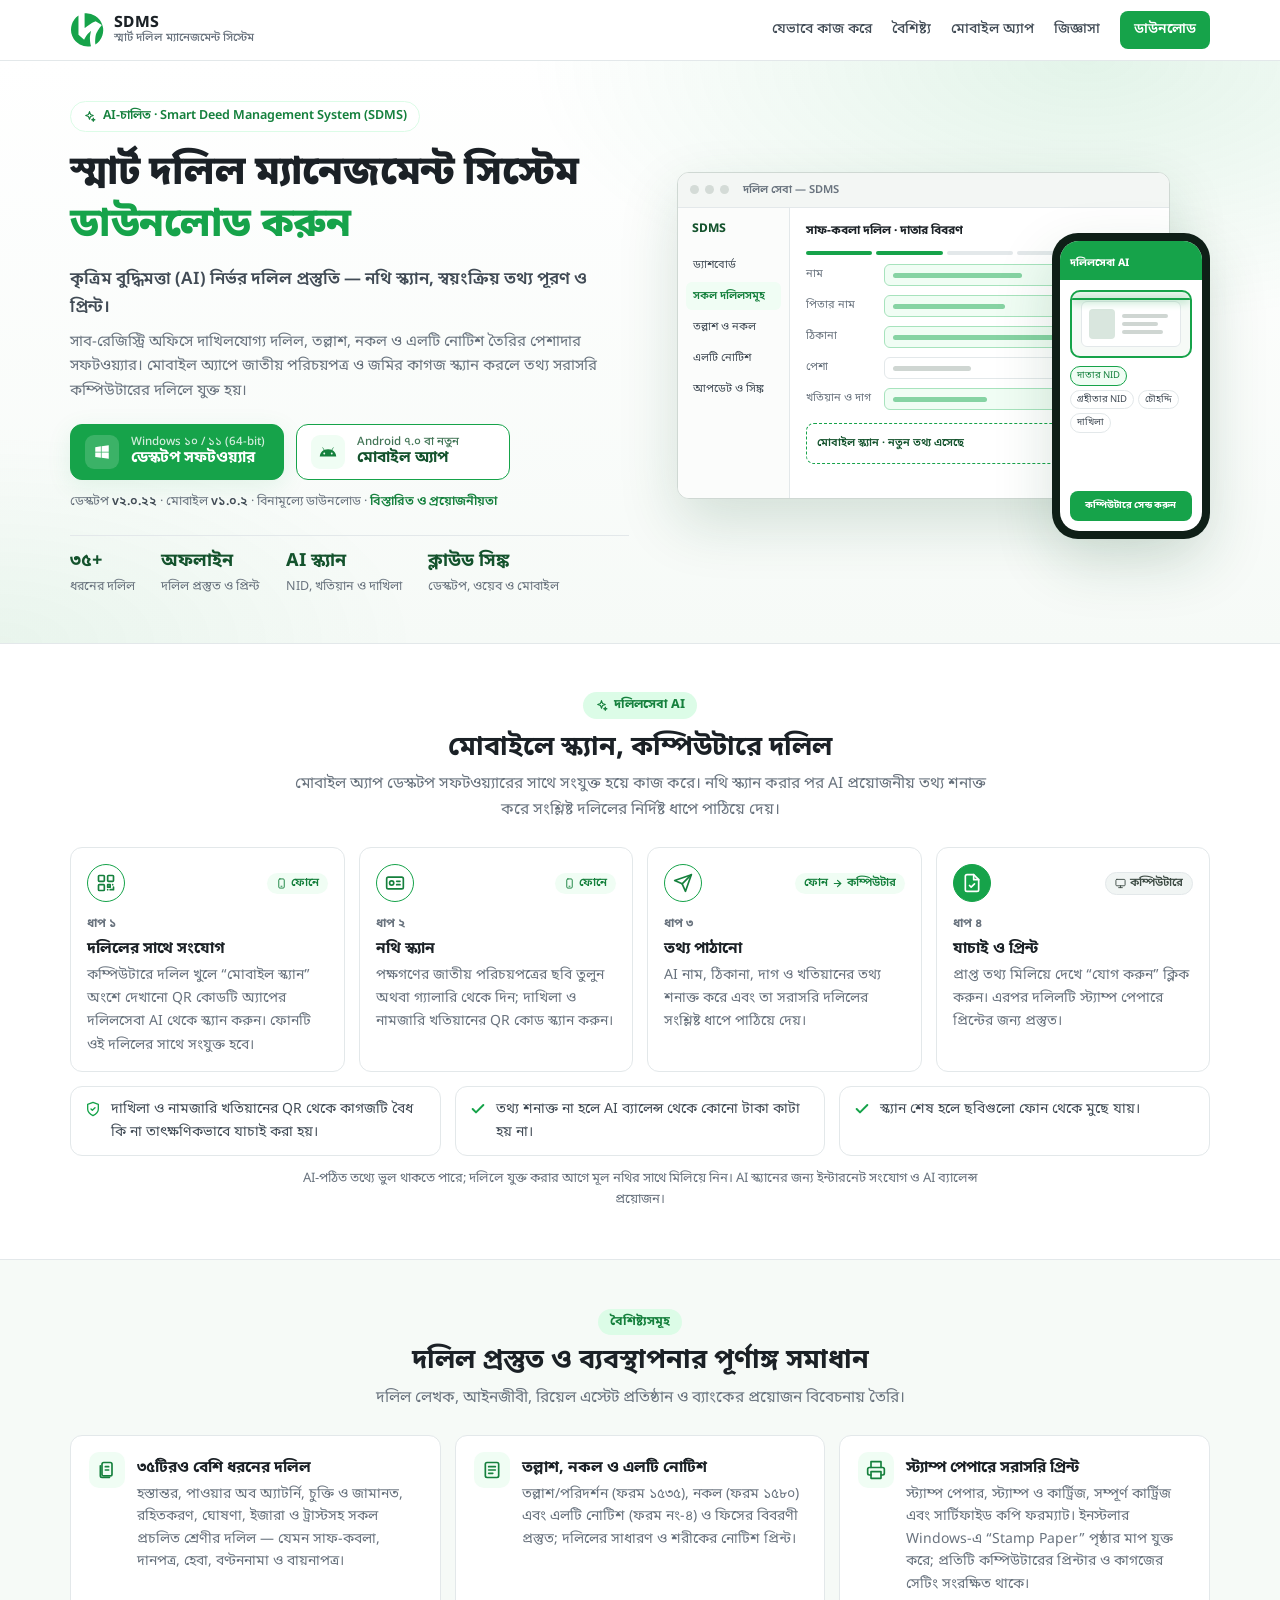
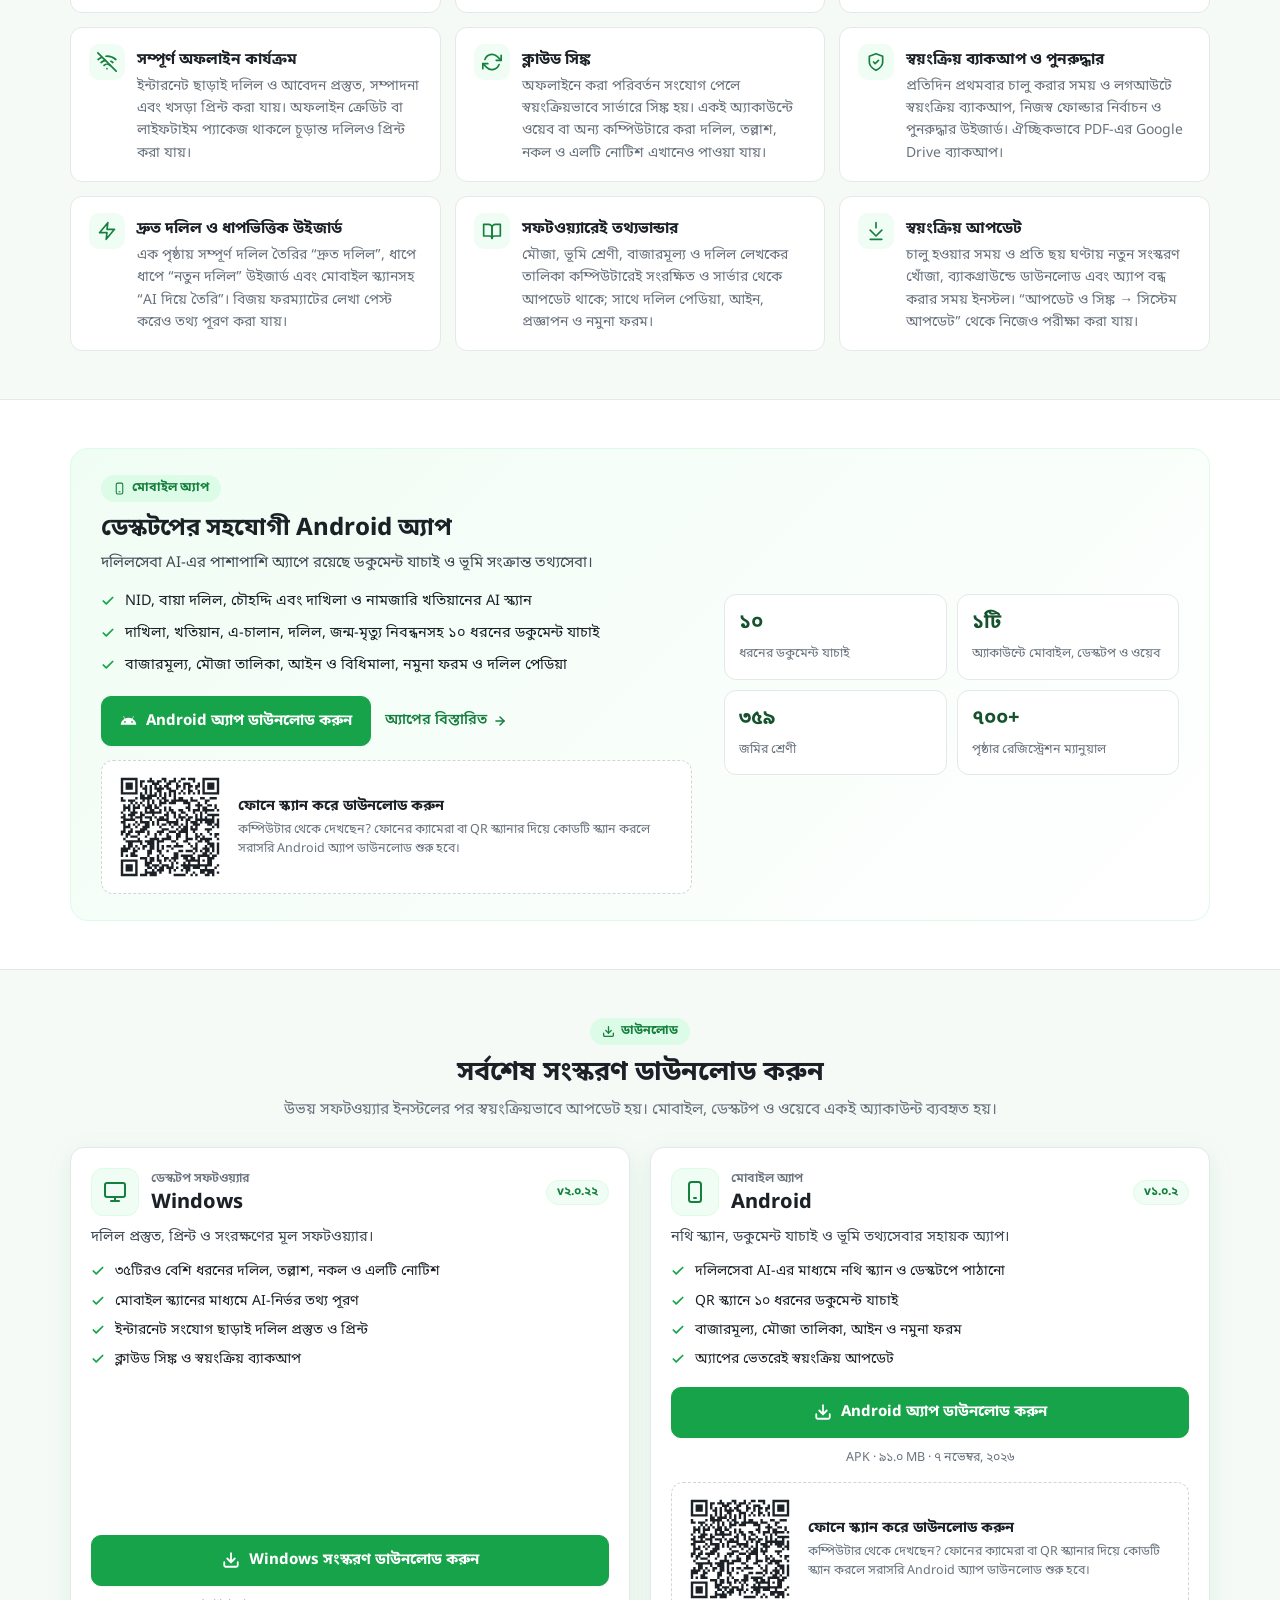
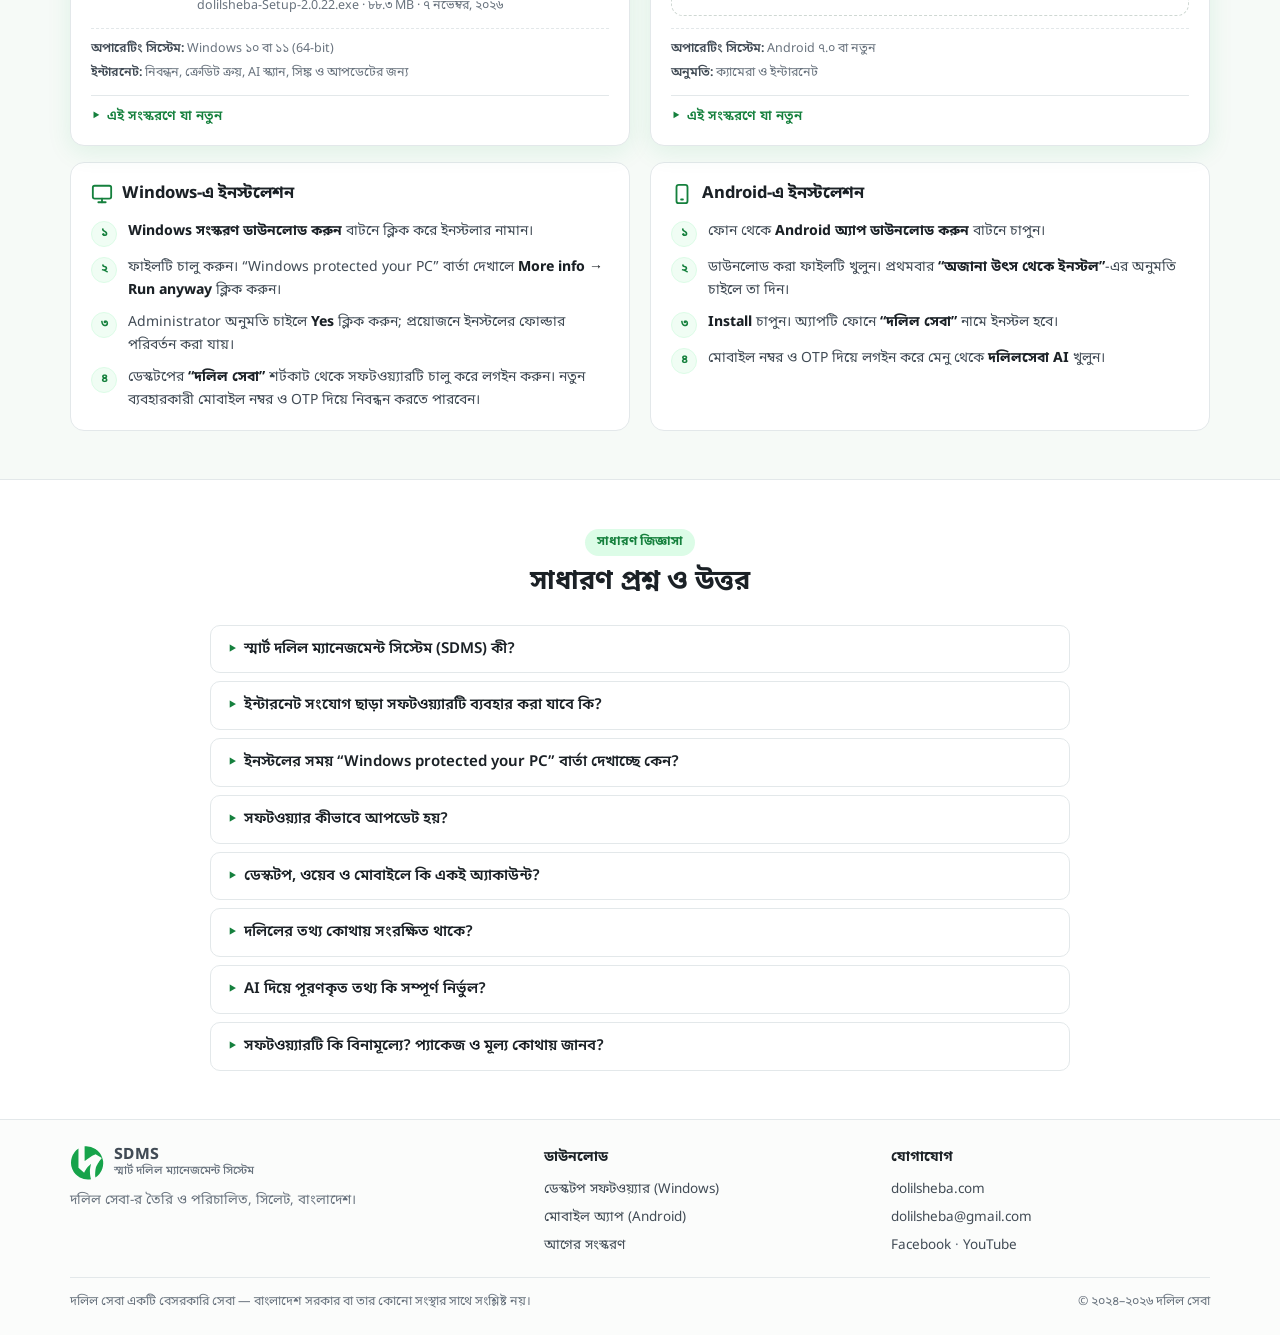
<file: index.html>
<!DOCTYPE html>
<html lang="bn" translate="no">
<head>
<meta charset="utf-8" />
<meta name="google" content="notranslate" />
<meta name="viewport" content="width=device-width, initial-scale=1" />
<title>স্মার্ট দলিল ম্যানেজমেন্ট সিস্টেম (SDMS) — ডাউনলোড</title>
<meta name="description" content="Smart Deed Management System (SDMS) — কৃত্রিম বুদ্ধিমত্তা (AI) নির্ভর দলিল প্রস্তুতি। ৩৫টিরও বেশি ধরনের দলিল, তল্লাশ, নকল ও এলটি নোটিশ — সম্পূর্ণ অফলাইনে। Windows ডেস্কটপ সফটওয়্যার ও Android অ্যাপ ডাউনলোড করুন।" />
<meta name="theme-color" content="#16a34a" />
<link rel="canonical" href="https://dolilsheba.com/sdms" />
<meta property="og:type" content="website" />
<meta property="og:title" content="Smart Deed Management System (SDMS) — স্মার্ট দলিল ম্যানেজমেন্ট সিস্টেম" />
<meta property="og:description" content="AI-নির্ভর দলিল প্রস্তুতি — Windows ডেস্কটপ সফটওয়্যার ও Android মোবাইল অ্যাপ।" />
<meta property="og:image" content="https://dolil.github.io/dolilsheba-releases/apple-touch-icon.png" />
<link rel="icon" href="favicon.ico" sizes="32x32" />
<link rel="icon" href="logo.svg" type="image/svg+xml" />
<link rel="apple-touch-icon" href="apple-touch-icon.png" />
<link rel="preconnect" href="https://fonts.googleapis.com" />
<link rel="preconnect" href="https://fonts.gstatic.com" crossorigin />
<link rel="stylesheet" href="https://fonts.googleapis.com/css2?family=Noto+Sans+Bengali:wght@400;500;600;700;800&display=swap" />
<link rel="stylesheet" href="assets/site.css" />
</head>
<body>

<svg width="0" height="0" style="position:absolute" aria-hidden="true">
  <defs>
    <symbol id="i-download" viewBox="0 0 24 24" fill="none" stroke="currentColor" stroke-width="2.4" stroke-linecap="round" stroke-linejoin="round"><path d="M21 15v4a2 2 0 0 1-2 2H5a2 2 0 0 1-2-2v-4"/><polyline points="7 10 12 15 17 10"/><line x1="12" y1="15" x2="12" y2="3"/></symbol>
    <symbol id="i-windows" viewBox="0 0 24 24" fill="currentColor"><path d="M3 5.5 10.5 4.4v7.1H3zM11.5 4.3 21 3v8.5h-9.5zM3 12.5h7.5v7.1L3 18.5zM11.5 12.5H21V21l-9.5-1.3z"/></symbol>
    <symbol id="i-android" viewBox="0 0 24 24" fill="currentColor"><path d="M17.6 9.48l1.84-3.18a.38.38 0 0 0-.66-.38l-1.86 3.22A11.4 11.4 0 0 0 12 8.2c-1.77 0-3.43.38-4.92.94L5.22 5.92a.38.38 0 0 0-.66.38L6.4 9.48A10.8 10.8 0 0 0 1 18h22a10.8 10.8 0 0 0-5.4-8.52zM7 15.25a1.25 1.25 0 1 1 0-2.5 1.25 1.25 0 0 1 0 2.5zm10 0a1.25 1.25 0 1 1 0-2.5 1.25 1.25 0 0 1 0 2.5z"/></symbol>
    <symbol id="i-monitor" viewBox="0 0 24 24" fill="none" stroke="currentColor" stroke-width="2" stroke-linecap="round" stroke-linejoin="round"><rect x="2" y="3" width="20" height="14" rx="2"/><line x1="8" y1="21" x2="16" y2="21"/><line x1="12" y1="17" x2="12" y2="21"/></symbol>
    <symbol id="i-phone" viewBox="0 0 24 24" fill="none" stroke="currentColor" stroke-width="2" stroke-linecap="round" stroke-linejoin="round"><rect x="6" y="2" width="12" height="20" rx="2.5"/><line x1="11" y1="18" x2="13" y2="18"/></symbol>
    <symbol id="i-check" viewBox="0 0 24 24" fill="none" stroke="currentColor" stroke-width="3" stroke-linecap="round" stroke-linejoin="round"><polyline points="20 6 9 17 4 12"/></symbol>
    <symbol id="i-qr" viewBox="0 0 24 24" fill="none" stroke="currentColor" stroke-width="2" stroke-linecap="round" stroke-linejoin="round"><rect x="3" y="3" width="7" height="7" rx="1"/><rect x="14" y="3" width="7" height="7" rx="1"/><rect x="3" y="14" width="7" height="7" rx="1"/><path d="M14 14h3v3h-3zM20 14v.01M14 20h.01M17 20h4v-3"/></symbol>
    <symbol id="i-id" viewBox="0 0 24 24" fill="none" stroke="currentColor" stroke-width="2" stroke-linecap="round" stroke-linejoin="round"><rect x="2" y="5" width="20" height="14" rx="2"/><circle cx="8" cy="12" r="2.5"/><path d="M14 10h4M14 14h4"/></symbol>
    <symbol id="i-send" viewBox="0 0 24 24" fill="none" stroke="currentColor" stroke-width="2" stroke-linecap="round" stroke-linejoin="round"><line x1="22" y1="2" x2="11" y2="13"/><polygon points="22 2 15 22 11 13 2 9 22 2"/></symbol>
    <symbol id="i-doc-ok" viewBox="0 0 24 24" fill="none" stroke="currentColor" stroke-width="2" stroke-linecap="round" stroke-linejoin="round"><path d="M14 2H6a2 2 0 0 0-2 2v16a2 2 0 0 0 2 2h12a2 2 0 0 0 2-2V8z"/><polyline points="14 2 14 8 20 8"/><polyline points="9 15 11 17 15 13"/></symbol>
    <symbol id="i-docs" viewBox="0 0 24 24" fill="none" stroke="currentColor" stroke-width="2" stroke-linecap="round" stroke-linejoin="round"><path d="M16 3H8a2 2 0 0 0-2 2v12a2 2 0 0 0 2 2h8a2 2 0 0 0 2-2V5a2 2 0 0 0-2-2z"/><path d="M10 8h4M10 12h4"/><path d="M4 7v12a2 2 0 0 0 2 2h9"/></symbol>
    <symbol id="i-form" viewBox="0 0 24 24" fill="none" stroke="currentColor" stroke-width="2" stroke-linecap="round" stroke-linejoin="round"><rect x="4" y="3" width="16" height="18" rx="2"/><path d="M8 8h8M8 12h8M8 16h5"/></symbol>
    <symbol id="i-print" viewBox="0 0 24 24" fill="none" stroke="currentColor" stroke-width="2" stroke-linecap="round" stroke-linejoin="round"><polyline points="6 9 6 2 18 2 18 9"/><path d="M6 18H4a2 2 0 0 1-2-2v-5a2 2 0 0 1 2-2h16a2 2 0 0 1 2 2v5a2 2 0 0 1-2 2h-2"/><rect x="6" y="14" width="12" height="8"/></symbol>
    <symbol id="i-offline" viewBox="0 0 24 24" fill="none" stroke="currentColor" stroke-width="2" stroke-linecap="round" stroke-linejoin="round"><path d="M1 1l22 22"/><path d="M16.7 11.1A10.9 10.9 0 0 1 19 12.6M5 12.6a10.9 10.9 0 0 1 5.2-2.5M10.7 5.1A16 16 0 0 1 22.6 9M1.4 9a16 16 0 0 1 4.4-2.7M8.5 16.1a5 5 0 0 1 7 0"/><line x1="12" y1="20" x2="12.01" y2="20"/></symbol>
    <symbol id="i-sync" viewBox="0 0 24 24" fill="none" stroke="currentColor" stroke-width="2" stroke-linecap="round" stroke-linejoin="round"><polyline points="23 4 23 10 17 10"/><polyline points="1 20 1 14 7 14"/><path d="M3.5 9a9 9 0 0 1 14.9-3.4L23 10M1 14l4.6 4.4A9 9 0 0 0 20.5 15"/></symbol>
    <symbol id="i-shield" viewBox="0 0 24 24" fill="none" stroke="currentColor" stroke-width="2" stroke-linecap="round" stroke-linejoin="round"><path d="M12 22s8-4 8-10V5l-8-3-8 3v7c0 6 8 10 8 10z"/><polyline points="9 12 11 14 15 10"/></symbol>
    <symbol id="i-spark" viewBox="0 0 24 24" fill="none" stroke="currentColor" stroke-width="2" stroke-linecap="round" stroke-linejoin="round"><path d="M12 3l1.9 5.1L19 10l-5.1 1.9L12 17l-1.9-5.1L5 10l5.1-1.9z"/><path d="M19 15l.8 2.2L22 18l-2.2.8L19 21l-.8-2.2L16 18l2.2-.8z"/></symbol>
    <symbol id="i-book" viewBox="0 0 24 24" fill="none" stroke="currentColor" stroke-width="2" stroke-linecap="round" stroke-linejoin="round"><path d="M2 4h6a4 4 0 0 1 4 4v13a3 3 0 0 0-3-3H2z"/><path d="M22 4h-6a4 4 0 0 0-4 4v13a3 3 0 0 1 3-3h7z"/></symbol>
    <symbol id="i-bolt" viewBox="0 0 24 24" fill="none" stroke="currentColor" stroke-width="2" stroke-linecap="round" stroke-linejoin="round"><polygon points="13 2 3 14 12 14 11 22 21 10 12 10 13 2"/></symbol>
    <symbol id="i-update" viewBox="0 0 24 24" fill="none" stroke="currentColor" stroke-width="2" stroke-linecap="round" stroke-linejoin="round"><path d="M12 2v6"/><path d="M5 11l7 7 7-7"/><path d="M5 22h14"/></symbol>
    <symbol id="i-arrow" viewBox="0 0 24 24" fill="none" stroke="currentColor" stroke-width="2.5" stroke-linecap="round" stroke-linejoin="round"><line x1="5" y1="12" x2="19" y2="12"/><polyline points="12 5 19 12 12 19"/></symbol>
  </defs>
</svg>

<nav class="nav">
  <div class="wrap">
    <a class="brand" href="./">
      <img src="logo.svg" alt="" width="34" height="34" />
      <span class="brand-text"><b>SDMS</b><span>স্মার্ট দলিল ম্যানেজমেন্ট সিস্টেম</span></span>
    </a>
    <div class="nav-links">
      <a href="#how">যেভাবে কাজ করে</a>
      <a href="#features">বৈশিষ্ট্য</a>
      <a href="mobile-app/">মোবাইল অ্যাপ</a>
      <a href="#faq">জিজ্ঞাসা</a>
      <a class="nav-cta" href="#download">ডাউনলোড</a>
    </div>
  </div>
</nav>

<!-- ═══ Hero: headline + compact download buttons ═══ -->
<header class="hero">
  <div class="wrap hero-grid">
    <div>
      <span class="eyebrow"><svg width="13" height="13"><use href="#i-spark"/></svg>AI-চালিত &middot; Smart Deed Management System (SDMS)</span>
      <h1>স্মার্ট দলিল ম্যানেজমেন্ট সিস্টেম <em>ডাউনলোড করুন</em></h1>
      <p class="lead">কৃত্রিম বুদ্ধিমত্তা (AI) নির্ভর দলিল প্রস্তুতি — নথি স্ক্যান, স্বয়ংক্রিয় তথ্য পূরণ ও প্রিন্ট।</p>
      <p class="sub">সাব-রেজিস্ট্রি অফিসে দাখিলযোগ্য দলিল, তল্লাশ, নকল ও এলটি নোটিশ তৈরির পেশাদার সফটওয়্যার। মোবাইল অ্যাপে জাতীয় পরিচয়পত্র ও জমির কাগজ স্ক্যান করলে তথ্য সরাসরি কম্পিউটারের দলিলে যুক্ত হয়।</p>

      <div class="get-btns">
        <a class="get primary" data-dl="desktop" data-primary-for="windows" href="https://github.com/dolil/dolilsheba-releases/releases/latest">
          <span class="g-ico"><svg width="18" height="18"><use href="#i-windows"/></svg></span>
          <span class="g-txt"><small>Windows ১০ / ১১ (64-bit)</small><b>ডেস্কটপ সফটওয়্যার</b></span>
        </a>
        <a class="get" data-dl="mobile" data-primary-for="android" href="https://github.com/dolil/dolilsheba-mobile-releases/releases/latest/download/dolilsheba.apk">
          <span class="g-ico"><svg width="18" height="18"><use href="#i-android"/></svg></span>
          <span class="g-txt"><small>Android ৭.০ বা নতুন</small><b>মোবাইল অ্যাপ</b></span>
        </a>
      </div>
      <p class="get-meta">
        ডেস্কটপ <b data-ver="desktop"></b> &middot; মোবাইল <b data-ver="mobile"></b> &middot; বিনামূল্যে ডাউনলোড &middot;
        <a class="link-arrow" href="#download" style="font-size:12.5px">বিস্তারিত ও প্রয়োজনীয়তা</a>
      </p>

      <div class="stats">
        <div class="stat"><b>৩৫+</b><span>ধরনের দলিল</span></div>
        <div class="stat"><b>অফলাইন</b><span>দলিল প্রস্তুত ও প্রিন্ট</span></div>
        <div class="stat"><b>AI স্ক্যান</b><span>NID, খতিয়ান ও দাখিলা</span></div>
        <div class="stat"><b>ক্লাউড সিঙ্ক</b><span>ডেস্কটপ, ওয়েব ও মোবাইল</span></div>
      </div>
    </div>

    <!-- Illustration: deed wizard on the desktop receiving data scanned on the phone -->
    <div class="mock" aria-hidden="true">
      <div class="mock-win">
        <div class="mock-bar"><i></i><i></i><i></i><span>দলিল সেবা — SDMS</span></div>
        <div class="mock-body">
          <div class="mock-side">
            <b>SDMS</b>
            <span>ড্যাশবোর্ড</span>
            <span class="on">সকল দলিলসমূহ</span>
            <span>তল্লাশ ও নকল</span>
            <span>এলটি নোটিশ</span>
            <span>আপডেট ও সিঙ্ক</span>
          </div>
          <div class="mock-main">
            <div class="mock-title">সাফ-কবলা দলিল &middot; দাতার বিবরণ</div>
            <div class="mock-steps"><i class="done"></i><i class="done"></i><i></i><i></i><i></i></div>
            <div class="mock-field ai"><label>নাম</label><span class="val" style="--w:55%"></span><span class="ai-tag">AI</span></div>
            <div class="mock-field ai"><label>পিতার নাম</label><span class="val" style="--w:48%"></span><span class="ai-tag">AI</span></div>
            <div class="mock-field ai"><label>ঠিকানা</label><span class="val" style="--w:75%"></span><span class="ai-tag">AI</span></div>
            <div class="mock-field"><label>পেশা</label><span class="val" style="--w:30%"></span><span></span></div>
            <div class="mock-field ai"><label>খতিয়ান ও দাগ</label><span class="val" style="--w:40%"></span><span class="ai-tag">AI</span></div>
            <div class="mock-inbox">মোবাইল স্ক্যান &middot; নতুন তথ্য এসেছে <em>যোগ করুন</em></div>
          </div>
        </div>
      </div>
      <div class="mock-phone">
        <div class="mock-screen">
          <div class="ph-head">দলিলসেবা AI</div>
          <div class="ph-body">
            <div class="scan-frame">
              <div class="id-card"><span class="ph"></span><span class="ln"><i style="width:90%"></i><i style="width:70%"></i><i style="width:80%"></i></span></div>
              <span class="scan-line"></span>
            </div>
            <div class="ph-chips"><span class="on">দাতার NID</span><span>গ্রহীতার NID</span><span>চৌহদ্দি</span><span>দাখিলা</span></div>
            <div class="ph-btn">কম্পিউটারে সেন্ড করুন</div>
          </div>
        </div>
      </div>
    </div>
  </div>
</header>

<!-- ═══ How the AI app works with the desktop ═══ -->
<section class="block" id="how">
  <div class="wrap">
    <div class="sec-head">
      <span class="chip"><svg width="13" height="13"><use href="#i-spark"/></svg>দলিলসেবা AI</span>
      <h2>মোবাইলে স্ক্যান, কম্পিউটারে দলিল</h2>
      <p>মোবাইল অ্যাপ ডেস্কটপ সফটওয়্যারের সাথে সংযুক্ত হয়ে কাজ করে। নথি স্ক্যান করার পর AI প্রয়োজনীয় তথ্য শনাক্ত করে সংশ্লিষ্ট দলিলের নির্দিষ্ট ধাপে পাঠিয়ে দেয়।</p>
    </div>

    <ol class="steps">
      <li class="step">
        <div class="step-top"><span class="step-ico"><svg width="20" height="20"><use href="#i-qr"/></svg></span><span class="where"><svg width="11" height="11"><use href="#i-phone"/></svg>ফোনে</span></div>
        <span class="step-num">ধাপ ১</span>
        <h3>দলিলের সাথে সংযোগ</h3>
        <p>কম্পিউটারে দলিল খুলে “মোবাইল স্ক্যান” অংশে দেখানো QR কোডটি অ্যাপের দলিলসেবা AI থেকে স্ক্যান করুন। ফোনটি ওই দলিলের সাথে সংযুক্ত হবে।</p>
      </li>
      <li class="step">
        <div class="step-top"><span class="step-ico"><svg width="20" height="20"><use href="#i-id"/></svg></span><span class="where"><svg width="11" height="11"><use href="#i-phone"/></svg>ফোনে</span></div>
        <span class="step-num">ধাপ ২</span>
        <h3>নথি স্ক্যান</h3>
        <p>পক্ষগণের জাতীয় পরিচয়পত্রের ছবি তুলুন অথবা গ্যালারি থেকে দিন; দাখিলা ও নামজারি খতিয়ানের QR কোড স্ক্যান করুন।</p>
      </li>
      <li class="step">
        <div class="step-top"><span class="step-ico"><svg width="20" height="20"><use href="#i-send"/></svg></span><span class="where">ফোন <svg width="11" height="11"><use href="#i-arrow"/></svg> কম্পিউটার</span></div>
        <span class="step-num">ধাপ ৩</span>
        <h3>তথ্য পাঠানো</h3>
        <p>AI নাম, ঠিকানা, দাগ ও খতিয়ানের তথ্য শনাক্ত করে এবং তা সরাসরি দলিলের সংশ্লিষ্ট ধাপে পাঠিয়ে দেয়।</p>
      </li>
      <li class="step last">
        <div class="step-top"><span class="step-ico"><svg width="20" height="20"><use href="#i-doc-ok"/></svg></span><span class="where pc"><svg width="11" height="11"><use href="#i-monitor"/></svg>কম্পিউটারে</span></div>
        <span class="step-num">ধাপ ৪</span>
        <h3>যাচাই ও প্রিন্ট</h3>
        <p>প্রাপ্ত তথ্য মিলিয়ে দেখে “যোগ করুন” ক্লিক করুন। এরপর দলিলটি স্ট্যাম্প পেপারে প্রিন্টের জন্য প্রস্তুত।</p>
      </li>
    </ol>

    <div class="trust">
      <div><svg width="16" height="16"><use href="#i-shield"/></svg><span>দাখিলা ও নামজারি খতিয়ানের QR থেকে কাগজটি বৈধ কি না তাৎক্ষণিকভাবে যাচাই করা হয়।</span></div>
      <div><svg width="16" height="16"><use href="#i-check"/></svg><span>তথ্য শনাক্ত না হলে AI ব্যালেন্স থেকে কোনো টাকা কাটা হয় না।</span></div>
      <div><svg width="16" height="16"><use href="#i-check"/></svg><span>স্ক্যান শেষ হলে ছবিগুলো ফোন থেকে মুছে যায়।</span></div>
    </div>
    <p class="note">AI-পঠিত তথ্যে ভুল থাকতে পারে; দলিলে যুক্ত করার আগে মূল নথির সাথে মিলিয়ে নিন। AI স্ক্যানের জন্য ইন্টারনেট সংযোগ ও AI ব্যালেন্স প্রয়োজন।</p>
  </div>
</section>

<!-- ═══ Desktop features ═══ -->
<section class="block alt" id="features">
  <div class="wrap">
    <div class="sec-head">
      <span class="chip">বৈশিষ্ট্যসমূহ</span>
      <h2>দলিল প্রস্তুত ও ব্যবস্থাপনার পূর্ণাঙ্গ সমাধান</h2>
      <p>দলিল লেখক, আইনজীবী, রিয়েল এস্টেট প্রতিষ্ঠান ও ব্যাংকের প্রয়োজন বিবেচনায় তৈরি।</p>
    </div>
    <div class="features">
      <div class="feat">
        <span class="f-ico"><svg width="20" height="20"><use href="#i-docs"/></svg></span>
        <h3>৩৫টিরও বেশি ধরনের দলিল</h3>
        <p>হস্তান্তর, পাওয়ার অব অ্যাটর্নি, চুক্তি ও জামানত, রহিতকরণ, ঘোষণা, ইজারা ও ট্রাস্টসহ সকল প্রচলিত শ্রেণীর দলিল — যেমন সাফ-কবলা, দানপত্র, হেবা, বণ্টননামা ও বায়নাপত্র।</p>
      </div>
      <div class="feat">
        <span class="f-ico"><svg width="20" height="20"><use href="#i-form"/></svg></span>
        <h3>তল্লাশ, নকল ও এলটি নোটিশ</h3>
        <p>তল্লাশ/পরিদর্শন (ফরম ১৫৩৫), নকল (ফরম ১৫৮০) এবং এলটি নোটিশ (ফরম নং-৪) ও ফিসের বিবরণী প্রস্তুত; দলিলের সাধারণ ও শরীকের নোটিশ প্রিন্ট।</p>
      </div>
      <div class="feat">
        <span class="f-ico"><svg width="20" height="20"><use href="#i-print"/></svg></span>
        <h3>স্ট্যাম্প পেপারে সরাসরি প্রিন্ট</h3>
        <p>স্ট্যাম্প পেপার, স্ট্যাম্প ও কার্ট্রিজ, সম্পূর্ণ কার্ট্রিজ এবং সার্টিফাইড কপি ফরম্যাট। ইনস্টলার Windows-এ “Stamp Paper” পৃষ্ঠার মাপ যুক্ত করে; প্রতিটি কম্পিউটারের প্রিন্টার ও কাগজের সেটিং সংরক্ষিত থাকে।</p>
      </div>
      <div class="feat">
        <span class="f-ico"><svg width="20" height="20"><use href="#i-offline"/></svg></span>
        <h3>সম্পূর্ণ অফলাইন কার্যক্রম</h3>
        <p>ইন্টারনেট ছাড়াই দলিল ও আবেদন প্রস্তুত, সম্পাদনা এবং খসড়া প্রিন্ট করা যায়। অফলাইন ক্রেডিট বা লাইফটাইম প্যাকেজ থাকলে চূড়ান্ত দলিলও প্রিন্ট করা যায়।</p>
      </div>
      <div class="feat">
        <span class="f-ico"><svg width="20" height="20"><use href="#i-sync"/></svg></span>
        <h3>ক্লাউড সিঙ্ক</h3>
        <p>অফলাইনে করা পরিবর্তন সংযোগ পেলে স্বয়ংক্রিয়ভাবে সার্ভারে সিঙ্ক হয়। একই অ্যাকাউন্টে ওয়েব বা অন্য কম্পিউটারে করা দলিল, তল্লাশ, নকল ও এলটি নোটিশ এখানেও পাওয়া যায়।</p>
      </div>
      <div class="feat">
        <span class="f-ico"><svg width="20" height="20"><use href="#i-shield"/></svg></span>
        <h3>স্বয়ংক্রিয় ব্যাকআপ ও পুনরুদ্ধার</h3>
        <p>প্রতিদিন প্রথমবার চালু করার সময় ও লগআউটে স্বয়ংক্রিয় ব্যাকআপ, নিজস্ব ফোল্ডার নির্বাচন ও পুনরুদ্ধার উইজার্ড। ঐচ্ছিকভাবে PDF-এর Google Drive ব্যাকআপ।</p>
      </div>
      <div class="feat">
        <span class="f-ico"><svg width="20" height="20"><use href="#i-bolt"/></svg></span>
        <h3>দ্রুত দলিল ও ধাপভিত্তিক উইজার্ড</h3>
        <p>এক পৃষ্ঠায় সম্পূর্ণ দলিল তৈরির “দ্রুত দলিল”, ধাপে ধাপে “নতুন দলিল” উইজার্ড এবং মোবাইল স্ক্যানসহ “AI দিয়ে তৈরি”। বিজয় ফরম্যাটের লেখা পেস্ট করেও তথ্য পূরণ করা যায়।</p>
      </div>
      <div class="feat">
        <span class="f-ico"><svg width="20" height="20"><use href="#i-book"/></svg></span>
        <h3>সফটওয়্যারেই তথ্যভান্ডার</h3>
        <p>মৌজা, ভূমি শ্রেণী, বাজারমূল্য ও দলিল লেখকের তালিকা কম্পিউটারেই সংরক্ষিত ও সার্ভার থেকে আপডেট থাকে; সাথে দলিল পেডিয়া, আইন, প্রজ্ঞাপন ও নমুনা ফরম।</p>
      </div>
      <div class="feat">
        <span class="f-ico"><svg width="20" height="20"><use href="#i-update"/></svg></span>
        <h3>স্বয়ংক্রিয় আপডেট</h3>
        <p>চালু হওয়ার সময় ও প্রতি ছয় ঘণ্টায় নতুন সংস্করণ খোঁজা, ব্যাকগ্রাউন্ডে ডাউনলোড এবং অ্যাপ বন্ধ করার সময় ইনস্টল। “আপডেট ও সিঙ্ক → সিস্টেম আপডেট” থেকে নিজেও পরীক্ষা করা যায়।</p>
      </div>
    </div>
  </div>
</section>

<!-- ═══ Mobile app teaser ═══ -->
<section class="block">
  <div class="wrap">
    <div class="promo">
      <div>
        <span class="chip"><svg width="13" height="13"><use href="#i-phone"/></svg>মোবাইল অ্যাপ</span>
        <h2>ডেস্কটপের সহযোগী Android অ্যাপ</h2>
        <p>দলিলসেবা AI-এর পাশাপাশি অ্যাপে রয়েছে ডকুমেন্ট যাচাই ও ভূমি সংক্রান্ত তথ্যসেবা।</p>
        <ul>
          <li><svg width="14" height="14"><use href="#i-check"/></svg>NID, বায়া দলিল, চৌহদ্দি এবং দাখিলা ও নামজারি খতিয়ানের AI স্ক্যান</li>
          <li><svg width="14" height="14"><use href="#i-check"/></svg>দাখিলা, খতিয়ান, এ-চালান, দলিল, জন্ম-মৃত্যু নিবন্ধনসহ ১০ ধরনের ডকুমেন্ট যাচাই</li>
          <li><svg width="14" height="14"><use href="#i-check"/></svg>বাজারমূল্য, মৌজা তালিকা, আইন ও বিধিমালা, নমুনা ফরম ও দলিল পেডিয়া</li>
        </ul>
        <div class="promo-actions">
          <a class="btn" data-dl="mobile" href="https://github.com/dolil/dolilsheba-mobile-releases/releases/latest/download/dolilsheba.apk"><svg width="17" height="17"><use href="#i-android"/></svg>Android অ্যাপ ডাউনলোড করুন</a>
          <a class="link-arrow" href="mobile-app/">অ্যাপের বিস্তারিত <svg width="14" height="14"><use href="#i-arrow"/></svg></a>
        </div>
        <div class="qr-box"><img src="assets/app-qr.svg" alt="Android অ্যাপ ডাউনলোডের QR কোড" width="108" height="108" /><div><b>ফোনে স্ক্যান করে ডাউনলোড করুন</b><span>কম্পিউটার থেকে দেখছেন? ফোনের ক্যামেরা বা QR স্ক্যানার দিয়ে কোডটি স্ক্যান করলে সরাসরি Android অ্যাপ ডাউনলোড শুরু হবে।</span></div></div>
      </div>
      <div class="promo-side">
        <div><b>১০</b><span>ধরনের ডকুমেন্ট যাচাই</span></div>
        <div><b>১টি</b><span>অ্যাকাউন্টে মোবাইল, ডেস্কটপ ও ওয়েব</span></div>
        <div><b>৩৫৯</b><span>জমির শ্রেণী</span></div>
        <div><b>৭০০+</b><span>পৃষ্ঠার রেজিস্ট্রেশন ম্যানুয়াল</span></div>
      </div>
    </div>
  </div>
</section>

<!-- ═══ Download: full cards + install guide ═══ -->
<section class="block alt" id="download">
  <div class="wrap">
    <div class="sec-head">
      <span class="chip"><svg width="13" height="13"><use href="#i-download"/></svg>ডাউনলোড</span>
      <h2>সর্বশেষ সংস্করণ ডাউনলোড করুন</h2>
      <p>উভয় সফটওয়্যার ইনস্টলের পর স্বয়ংক্রিয়ভাবে আপডেট হয়। মোবাইল, ডেস্কটপ ও ওয়েবে একই অ্যাকাউন্ট ব্যবহৃত হয়।</p>
    </div>

    <div class="dl-grid">
      <article class="dl-card desktop" data-for="windows">
        <span class="for-you-tag">আপনার কম্পিউটারের উপযোগী</span>
        <div class="dl-head">
          <span class="dl-icon"><svg width="24" height="24"><use href="#i-monitor"/></svg></span>
          <div class="dl-title"><p class="dl-kind">ডেস্কটপ সফটওয়্যার</p><h3>Windows</h3></div>
          <span class="ver-pill" data-ver="desktop"></span>
        </div>
        <p class="dl-desc">দলিল প্রস্তুত, প্রিন্ট ও সংরক্ষণের মূল সফটওয়্যার।</p>
        <ul class="checks">
          <li><svg width="14" height="14"><use href="#i-check"/></svg>৩৫টিরও বেশি ধরনের দলিল, তল্লাশ, নকল ও এলটি নোটিশ</li>
          <li><svg width="14" height="14"><use href="#i-check"/></svg>মোবাইল স্ক্যানের মাধ্যমে AI-নির্ভর তথ্য পূরণ</li>
          <li><svg width="14" height="14"><use href="#i-check"/></svg>ইন্টারনেট সংযোগ ছাড়াই দলিল প্রস্তুত ও প্রিন্ট</li>
          <li><svg width="14" height="14"><use href="#i-check"/></svg>ক্লাউড সিঙ্ক ও স্বয়ংক্রিয় ব্যাকআপ</li>
        </ul>
        <div class="spacer"></div>
        <a class="btn block" data-dl="desktop" href="https://github.com/dolil/dolilsheba-releases/releases/latest"><svg width="18" height="18"><use href="#i-download"/></svg>Windows সংস্করণ ডাউনলোড করুন</a>
        <p class="dl-meta"><span data-file="desktop">dolilsheba-Setup.exe</span> &middot; <span data-size="desktop"></span> &middot; <span data-date="desktop"></span></p>
        <div class="req">
          <span><b>অপারেটিং সিস্টেম:</b> Windows ১০ বা ১১ (64-bit)</span>
          <span><b>ইন্টারনেট:</b> নিবন্ধন, ক্রেডিট ক্রয়, AI স্ক্যান, সিঙ্ক ও আপডেটের জন্য</span>
        </div>
        <details class="dl-notes" data-notes="desktop" hidden><summary>এই সংস্করণে যা নতুন</summary><div class="notes"></div></details>
      </article>

      <article class="dl-card mobile" data-for="android">
        <span class="for-you-tag">আপনার ফোনের উপযোগী</span>
        <div class="dl-head">
          <span class="dl-icon"><svg width="24" height="24"><use href="#i-phone"/></svg></span>
          <div class="dl-title"><p class="dl-kind">মোবাইল অ্যাপ</p><h3>Android</h3></div>
          <span class="ver-pill" data-ver="mobile"></span>
        </div>
        <p class="dl-desc">নথি স্ক্যান, ডকুমেন্ট যাচাই ও ভূমি তথ্যসেবার সহায়ক অ্যাপ।</p>
        <ul class="checks">
          <li><svg width="14" height="14"><use href="#i-check"/></svg>দলিলসেবা AI-এর মাধ্যমে নথি স্ক্যান ও ডেস্কটপে পাঠানো</li>
          <li><svg width="14" height="14"><use href="#i-check"/></svg>QR স্ক্যানে ১০ ধরনের ডকুমেন্ট যাচাই</li>
          <li><svg width="14" height="14"><use href="#i-check"/></svg>বাজারমূল্য, মৌজা তালিকা, আইন ও নমুনা ফরম</li>
          <li><svg width="14" height="14"><use href="#i-check"/></svg>অ্যাপের ভেতরেই স্বয়ংক্রিয় আপডেট</li>
        </ul>
        <div class="spacer"></div>
        <a class="btn block" data-dl="mobile" href="https://github.com/dolil/dolilsheba-mobile-releases/releases/latest/download/dolilsheba.apk"><svg width="18" height="18"><use href="#i-download"/></svg>Android অ্যাপ ডাউনলোড করুন</a>
        <p class="dl-meta">APK &middot; <span data-size="mobile"></span> &middot; <span data-date="mobile"></span></p>
        <div class="qr-box"><img src="assets/app-qr.svg" alt="Android অ্যাপ ডাউনলোডের QR কোড" width="108" height="108" /><div><b>ফোনে স্ক্যান করে ডাউনলোড করুন</b><span>কম্পিউটার থেকে দেখছেন? ফোনের ক্যামেরা বা QR স্ক্যানার দিয়ে কোডটি স্ক্যান করলে সরাসরি Android অ্যাপ ডাউনলোড শুরু হবে।</span></div></div>
        <div class="req">
          <span><b>অপারেটিং সিস্টেম:</b> Android ৭.০ বা নতুন</span>
          <span><b>অনুমতি:</b> ক্যামেরা ও ইন্টারনেট</span>
        </div>
        <details class="dl-notes" data-notes="mobile" hidden><summary>এই সংস্করণে যা নতুন</summary><div class="notes"></div><span class="sha" data-sha="mobile"></span></details>
      </article>
    </div>

    <div class="install">
      <div class="inst">
        <h3><svg width="22" height="22"><use href="#i-monitor"/></svg>Windows-এ ইনস্টলেশন</h3>
        <ol>
          <li><span><b>Windows সংস্করণ ডাউনলোড করুন</b> বাটনে ক্লিক করে ইনস্টলার নামান।</span></li>
          <li><span>ফাইলটি চালু করুন। “Windows protected your PC” বার্তা দেখালে <b>More info → Run anyway</b> ক্লিক করুন।</span></li>
          <li><span>Administrator অনুমতি চাইলে <b>Yes</b> ক্লিক করুন; প্রয়োজনে ইনস্টলের ফোল্ডার পরিবর্তন করা যায়।</span></li>
          <li><span>ডেস্কটপের <b>“দলিল সেবা”</b> শর্টকাট থেকে সফটওয়্যারটি চালু করে লগইন করুন। নতুন ব্যবহারকারী মোবাইল নম্বর ও OTP দিয়ে নিবন্ধন করতে পারবেন।</span></li>
        </ol>
      </div>
      <div class="inst">
        <h3><svg width="22" height="22"><use href="#i-phone"/></svg>Android-এ ইনস্টলেশন</h3>
        <ol>
          <li><span>ফোন থেকে <b>Android অ্যাপ ডাউনলোড করুন</b> বাটনে চাপুন।</span></li>
          <li><span>ডাউনলোড করা ফাইলটি খুলুন। প্রথমবার <b>“অজানা উৎস থেকে ইনস্টল”</b>-এর অনুমতি চাইলে তা দিন।</span></li>
          <li><span><b>Install</b> চাপুন। অ্যাপটি ফোনে <b>“দলিল সেবা”</b> নামে ইনস্টল হবে।</span></li>
          <li><span>মোবাইল নম্বর ও OTP দিয়ে লগইন করে মেনু থেকে <b>দলিলসেবা AI</b> খুলুন।</span></li>
        </ol>
      </div>
    </div>
  </div>
</section>

<!-- ═══ FAQ ═══ -->
<section class="block" id="faq">
  <div class="wrap">
    <div class="sec-head">
      <span class="chip">সাধারণ জিজ্ঞাসা</span>
      <h2>সাধারণ প্রশ্ন ও উত্তর</h2>
    </div>
    <div class="faq">
      <details>
        <summary>স্মার্ট দলিল ম্যানেজমেন্ট সিস্টেম (SDMS) কী?</summary>
        <p>স্মার্ট দলিল ম্যানেজমেন্ট সিস্টেম — সংক্ষেপে SDMS (Smart Deed Management System) — দলিল সেবা-র AI-চালিত দলিল লেখার সফটওয়্যার। এতে ৩৫টিরও বেশি ধরনের দলিল, তল্লাশ, নকল ও এলটি নোটিশ তৈরি করে স্ট্যাম্প পেপারে প্রিন্ট করা যায়; সাথের মোবাইল অ্যাপে নথি স্ক্যান ও ডকুমেন্ট যাচাই। একই অ্যাকাউন্ট ডেস্কটপ, ওয়েব ও মোবাইলে ব্যবহার করা যায়।</p>
      </details>
      <details>
        <summary>ইন্টারনেট সংযোগ ছাড়া সফটওয়্যারটি ব্যবহার করা যাবে কি?</summary>
        <p>হ্যাঁ। এই কম্পিউটারে একবার লগইন করার পর ইন্টারনেট ছাড়াই লগইন, দলিল ও আবেদন প্রস্তুত, সম্পাদনা এবং খসড়া প্রিন্ট করা যায়। অফলাইন ক্রেডিট বা সক্রিয় লাইফটাইম প্যাকেজ থাকলে চূড়ান্ত দলিলও প্রিন্ট করা যায়। সংযোগ পাওয়ার পর পরিবর্তনগুলো স্বয়ংক্রিয়ভাবে সিঙ্ক হয়। নিবন্ধন, ক্রেডিট ক্রয়, AI স্ক্যান ও ফোন সংযোগের জন্য ইন্টারনেট প্রয়োজন।</p>
      </details>
      <details>
        <summary>ইনস্টলের সময় “Windows protected your PC” বার্তা দেখাচ্ছে কেন?</summary>
        <p>ইনস্টলারটি এখনো কোড-সাইন করা হয়নি, তাই Windows SmartScreen প্রথমবার সতর্কবার্তা দেখায়। শুধু এই পাতা বা dolilsheba.com থেকে ডাউনলোড করা ইনস্টলারের ক্ষেত্রে <b>More info → Run anyway</b> ক্লিক করে ইনস্টল শেষ করুন।</p>
      </details>
      <details>
        <summary>সফটওয়্যার কীভাবে আপডেট হয়?</summary>
        <p>ডেস্কটপ সফটওয়্যার চালু হওয়ার সময় ও প্রতি ছয় ঘণ্টায় নতুন সংস্করণ খোঁজে, ব্যাকগ্রাউন্ডে ডাউনলোড করে এবং অ্যাপ বন্ধ করার সময় ইনস্টল করে। “আপডেট ও সিঙ্ক → সিস্টেম আপডেট” থেকে নিজেও পরীক্ষা ও ইনস্টল করা যায়। মোবাইল অ্যাপ নতুন সংস্করণ এলে জানিয়ে দেয় এবং অ্যাপের ভেতর থেকেই আপডেট করা যায়।</p>
      </details>
      <details>
        <summary>ডেস্কটপ, ওয়েব ও মোবাইলে কি একই অ্যাকাউন্ট?</summary>
        <p>হ্যাঁ। মোবাইল নম্বর দিয়ে খোলা একটি অ্যাকাউন্ট ডেস্কটপ সফটওয়্যার, ওয়েব অ্যাপ ও মোবাইল অ্যাপে ব্যবহার করা যায়। অ্যাকাউন্ট খোলার সময় মোবাইল নম্বর OTP দিয়ে যাচাই করা হয়।</p>
      </details>
      <details>
        <summary>দলিলের তথ্য কোথায় সংরক্ষিত থাকে?</summary>
        <p>সকল দলিল আপনার কম্পিউটারে সংরক্ষিত থাকে এবং সিঙ্কের মাধ্যমে সুরক্ষিত সার্ভারে ব্যাকআপ হয়, যাতে একাধিক ডিভাইস থেকে ব্যবহার করা যায়। এছাড়া কম্পিউটারে স্বয়ংক্রিয় স্থানীয় ব্যাকআপ এবং ঐচ্ছিক Google Drive ব্যাকআপের সুবিধা রয়েছে।</p>
      </details>
      <details>
        <summary>AI দিয়ে পূরণকৃত তথ্য কি সম্পূর্ণ নির্ভুল?</summary>
        <p>AI অধিকাংশ ক্ষেত্রে সঠিকভাবে তথ্য শনাক্ত করে, তবে ভুল হওয়ার সম্ভাবনা থাকে। তাই প্রতিটি তথ্য “যোগ করুন” ক্লিক করার আগে মূল নথির সাথে মিলিয়ে নেওয়া জরুরি। তথ্য শনাক্ত না হলে কোনো টাকা কাটা হয় না।</p>
      </details>
      <details>
        <summary>সফটওয়্যারটি কি বিনামূল্যে? প্যাকেজ ও মূল্য কোথায় জানব?</summary>
        <p>সফটওয়্যার ও অ্যাপ ডাউনলোড বিনামূল্যে। চূড়ান্ত দলিল প্রিন্টের জন্য দলিল ক্রেডিট লাগে (একটি ক্রেডিটে একটি দলিল)। প্যাকেজ, ক্রেডিট ও AI ব্যালেন্স সংক্রান্ত সর্বশেষ তথ্য <a class="link-arrow" href="https://dolilsheba.com/packages" target="_blank" rel="noopener">dolilsheba.com/packages</a> পাতায় পাওয়া যাবে।</p>
      </details>
    </div>
  </div>
</section>


<footer>
  <div class="wrap">
    <div class="foot-grid">
      <div class="foot-brand">
        <a class="brand" href="./"><img src="logo.svg" alt="" width="34" height="34" /><span class="brand-text"><b>SDMS</b><span>স্মার্ট দলিল ম্যানেজমেন্ট সিস্টেম</span></span></a>
        <p>দলিল সেবা-র তৈরি ও পরিচালিত, সিলেট, বাংলাদেশ।</p>
      </div>
      <div>
        <h4>ডাউনলোড</h4>
        <ul>
          <li><a href="#download">ডেস্কটপ সফটওয়্যার (Windows)</a></li>
          <li><a href="mobile-app/">মোবাইল অ্যাপ (Android)</a></li>
          <li><a href="https://github.com/dolil/dolilsheba-releases/releases" target="_blank" rel="noopener">আগের সংস্করণ</a></li>
        </ul>
      </div>
      <div>
        <h4>যোগাযোগ</h4>
        <ul>
          <li><a href="https://dolilsheba.com" target="_blank" rel="noopener">dolilsheba.com</a></li>
          <li><a href="mailto:dolilsheba@gmail.com">dolilsheba@gmail.com</a></li>
          <li><a href="https://www.facebook.com/dolilsheba" target="_blank" rel="noopener">Facebook</a> &middot; <a href="https://www.youtube.com/@dolilsheba" target="_blank" rel="noopener">YouTube</a></li>
        </ul>
      </div>
    </div>
    <div class="disclaimer">
      <span>দলিল সেবা একটি বেসরকারি সেবা — বাংলাদেশ সরকার বা তার কোনো সংস্থার সাথে সংশ্লিষ্ট নয়।</span>
      <span>© ২০২৪–২০২৬ দলিল সেবা</span>
    </div>
  </div>
</footer>

<script src="assets/release.js"></script>
</body>
</html>
</file>
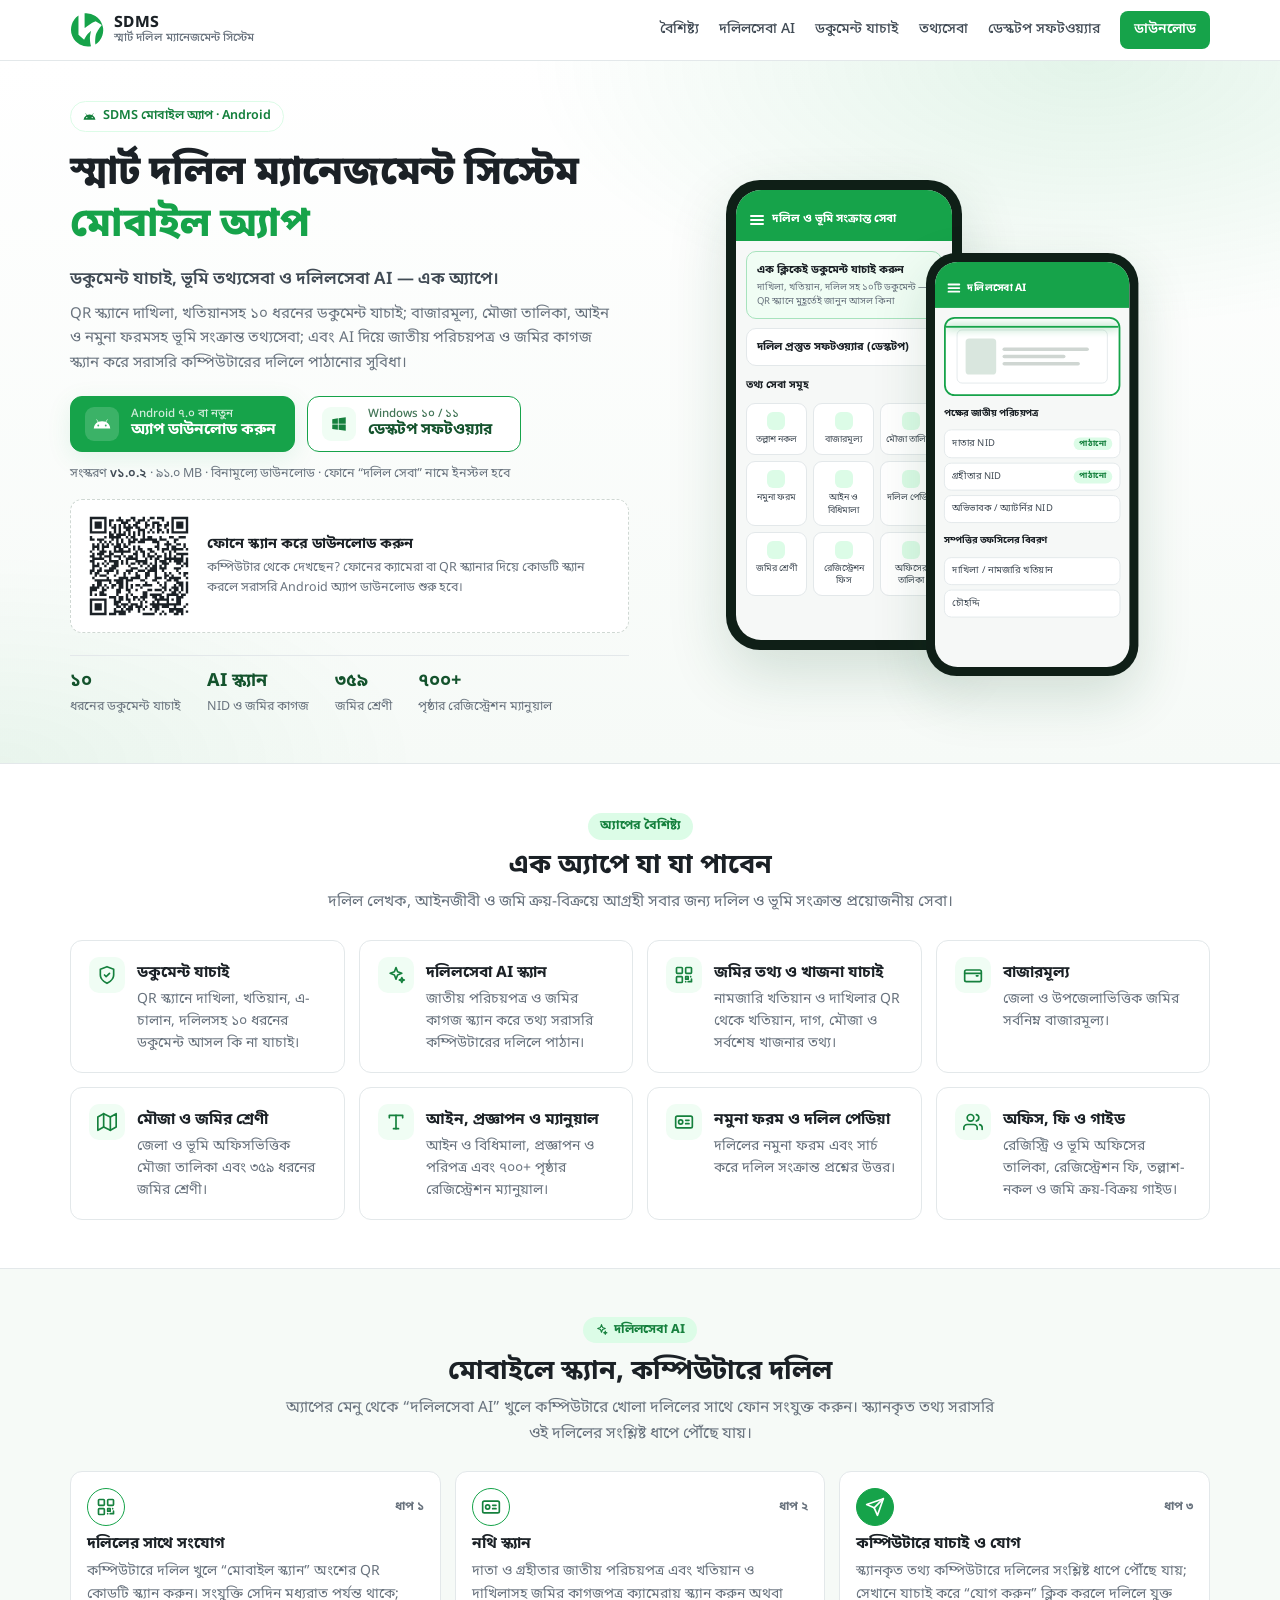
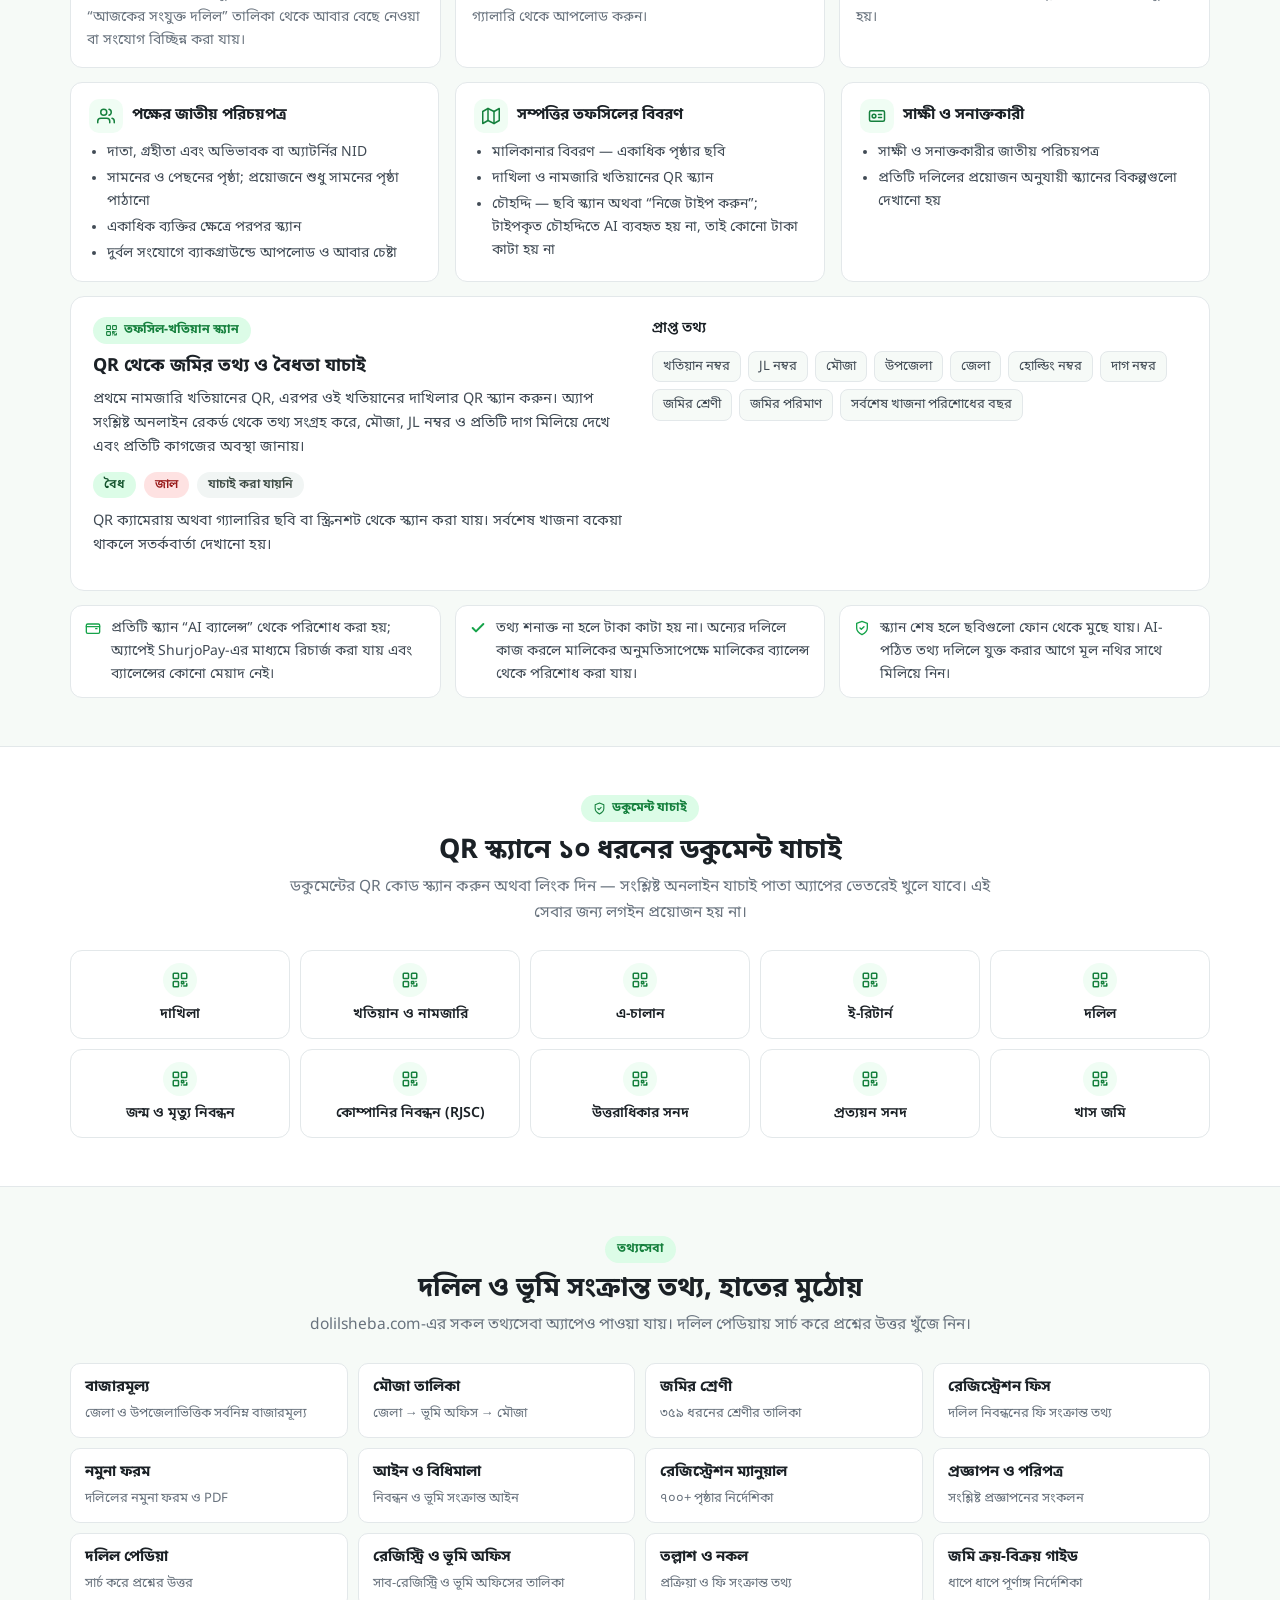
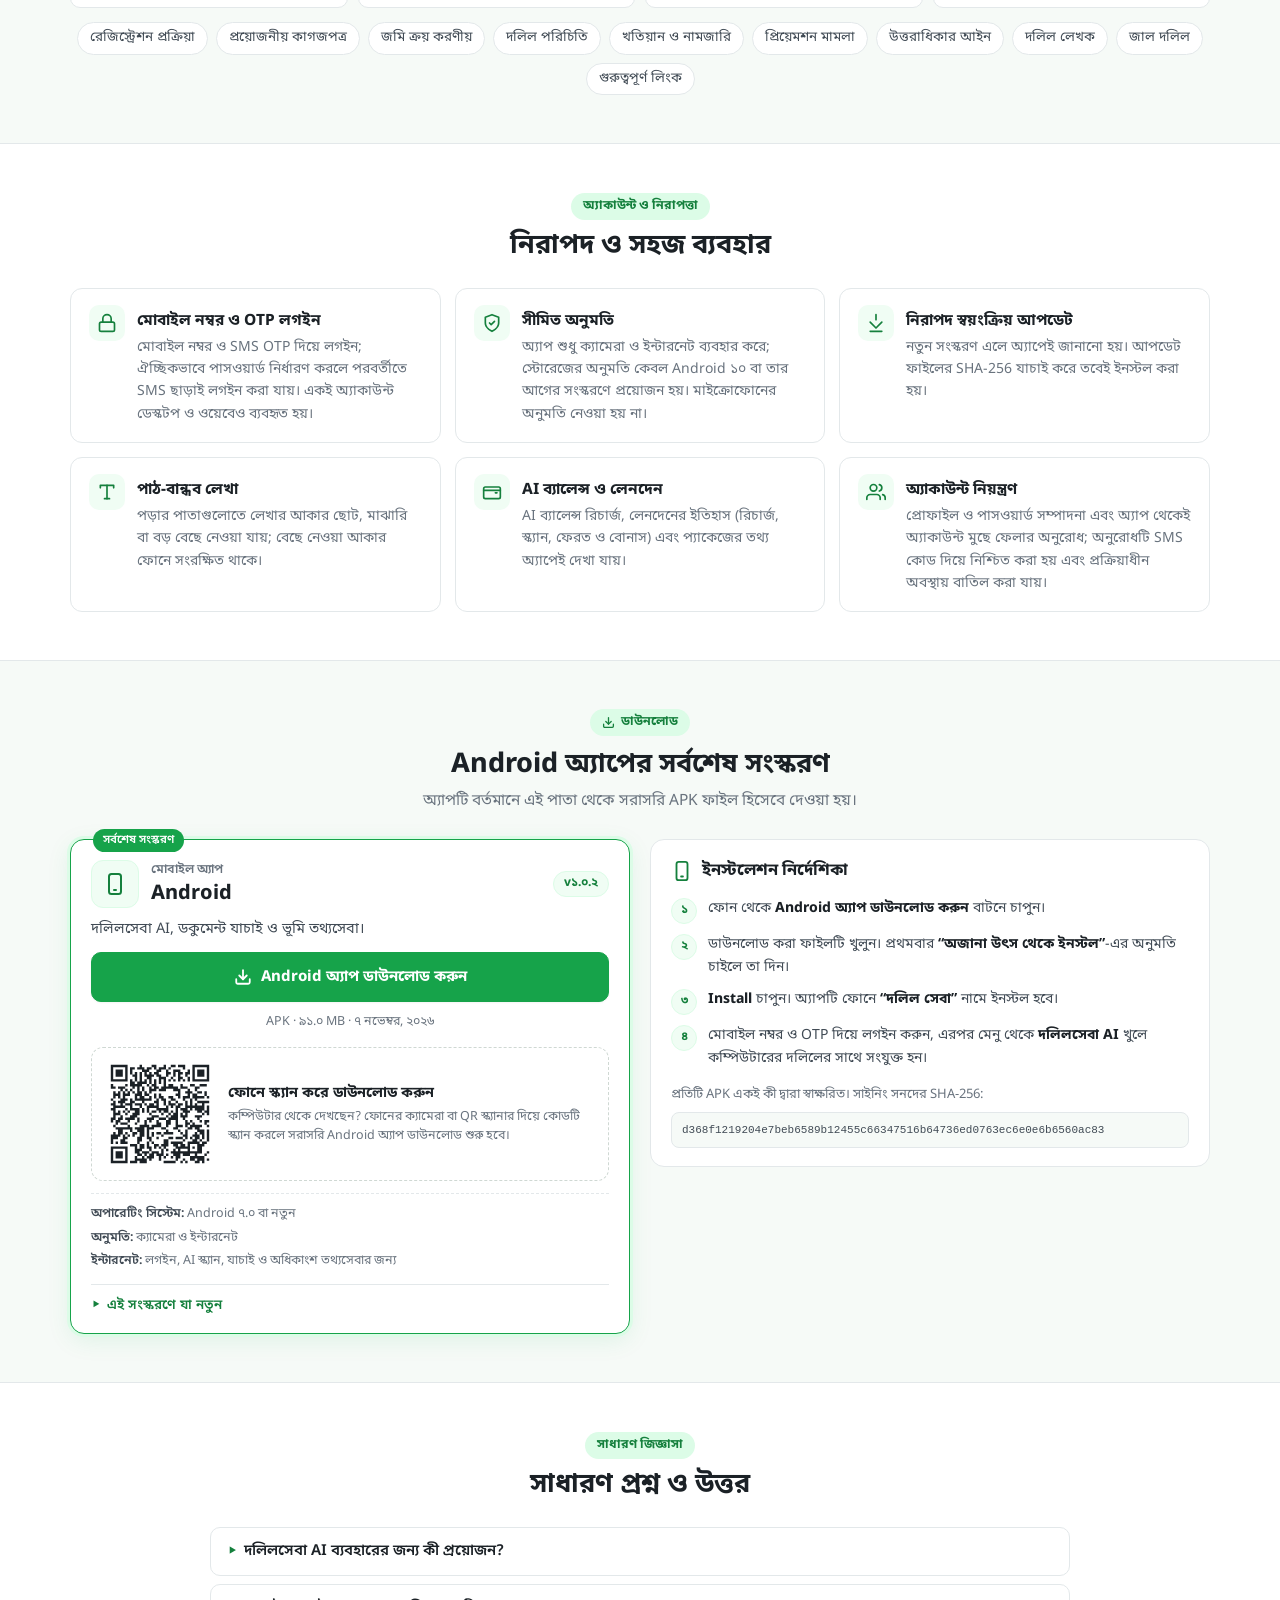
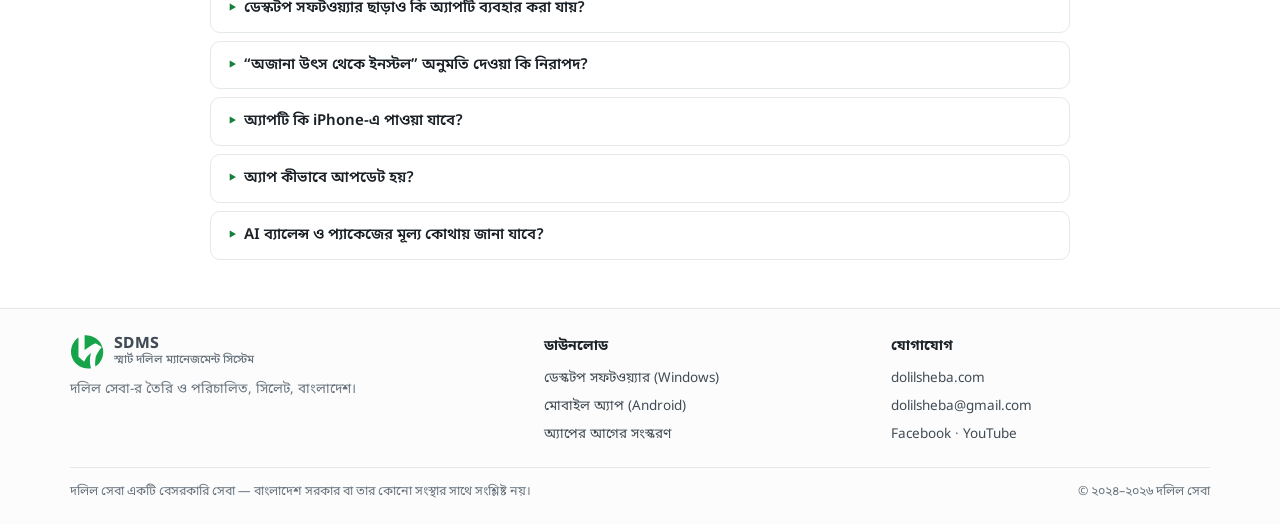
<file: mobile-app/index.html>
<!DOCTYPE html>
<html lang="bn" translate="no">
<head>
<meta charset="utf-8" />
<meta name="google" content="notranslate" />
<meta name="viewport" content="width=device-width, initial-scale=1" />
<title>SDMS মোবাইল অ্যাপ — দলিলসেবা AI ও ডকুমেন্ট যাচাই</title>
<meta name="description" content="স্মার্ট দলিল ম্যানেজমেন্ট সিস্টেমের Android অ্যাপ — দলিলসেবা AI দিয়ে জাতীয় পরিচয়পত্র ও জমির কাগজ স্ক্যান করে কম্পিউটারের দলিলে পাঠানো, QR স্ক্যানে ১০ ধরনের ডকুমেন্ট যাচাই এবং ভূমি সংক্রান্ত তথ্যসেবা।" />
<meta name="theme-color" content="#16a34a" />
<link rel="canonical" href="https://dolilsheba.com/mobile-app" />
<meta property="og:type" content="website" />
<meta property="og:title" content="SDMS মোবাইল অ্যাপ — স্মার্ট দলিল ম্যানেজমেন্ট সিস্টেম" />
<meta property="og:description" content="দলিলসেবা AI, ডকুমেন্ট যাচাই ও ভূমি তথ্যসেবা — এক অ্যাপে। Android ৭.০ বা নতুন।" />
<meta property="og:image" content="https://dolil.github.io/dolilsheba-releases/apple-touch-icon.png" />
<link rel="icon" href="../favicon.ico" sizes="32x32" />
<link rel="icon" href="../logo.svg" type="image/svg+xml" />
<link rel="apple-touch-icon" href="../apple-touch-icon.png" />
<link rel="preconnect" href="https://fonts.googleapis.com" />
<link rel="preconnect" href="https://fonts.gstatic.com" crossorigin />
<link rel="stylesheet" href="https://fonts.googleapis.com/css2?family=Noto+Sans+Bengali:wght@400;500;600;700;800&display=swap" />
<link rel="stylesheet" href="../assets/site.css" />
<style>
  /* Hero visual: the app's home screen with the AI scan screen beside it */
  .phones { position: relative; display: flex; justify-content: center; align-items: flex-end; gap: 0; padding: 10px 0 0; }
  .app-phone { width: 236px; height: 470px; background: #0f1f17; border-radius: 34px; padding: 10px; box-shadow: var(--shadow-lg); }
  .app-phone + .app-phone { margin-left: -36px; margin-bottom: -26px; transform: scale(0.9); transform-origin: bottom left; }
  .app-screen { background: #f6f8f7; border-radius: 25px; height: 100%; overflow: hidden; display: flex; flex-direction: column; font-size: 10.5px; }
  .app-head { background: var(--green); color: #fff; padding: 20px 14px 12px; display: flex; align-items: center; gap: 8px; font-weight: 700; font-size: 11.5px; }
  .app-head i { width: 14px; height: 2px; background: #fff; box-shadow: 0 4px 0 #fff, 0 -4px 0 #fff; border-radius: 2px; }
  .app-body { padding: 10px; display: flex; flex-direction: column; gap: 9px; }
  .app-card { background: #fff; border: 1px solid var(--border); border-radius: 10px; padding: 9px 10px; }
  .app-card b { display: block; font-size: 11px; color: var(--text); }
  .app-card span { color: var(--muted); font-size: 9.5px; line-height: 1.45; display: block; margin-top: 2px; }
  .app-card.hl { border-color: #a7e3bd; background: var(--green-tint); }
  .app-tiles { display: grid; grid-template-columns: repeat(3, 1fr); gap: 6px; }
  .app-tiles div { background: #fff; border: 1px solid var(--border); border-radius: 9px; padding: 8px 4px; text-align: center; font-size: 9px; color: var(--soft); line-height: 1.35; }
  .app-tiles div::before { content: ""; display: block; width: 18px; height: 18px; margin: 0 auto 4px; border-radius: 6px; background: var(--green-soft); }
  .app-sec { font-weight: 700; font-size: 10.5px; color: var(--text); margin-top: 2px; }
  .scan-box { position: relative; border: 2px solid var(--green); border-radius: 12px; padding: 12px; background: #fff; overflow: hidden; }
  .scan-box .id-card { grid-template-columns: 34px 1fr; padding: 9px; }
  .scan-box .id-card .ph { width: 34px; height: 40px; }
  .ai-list { display: grid; gap: 5px; }
  .ai-list span { display: flex; justify-content: space-between; align-items: center; background: #fff; border: 1px solid var(--border); border-radius: 8px; padding: 6px 8px; color: var(--soft); }
  .ai-list span em { font-style: normal; font-size: 9px; font-weight: 700; color: var(--green-dark); background: var(--green-soft); border-radius: 999px; padding: 0 6px; }

  .features.four { grid-template-columns: repeat(4, 1fr); }
  a.feat { text-decoration: none; color: inherit; transition: border-color 0.15s, box-shadow 0.15s; }
  a.feat:hover { border-color: var(--green); box-shadow: var(--shadow-md); }
  /* Scan groups */
  .groups { display: grid; grid-template-columns: repeat(3, 1fr); gap: 16px; }
  .group { background: #fff; border: 1px solid var(--border); border-radius: 12px; padding: 16px 18px; }
  .group h3 { display: flex; align-items: center; gap: 9px; margin: 0 0 8px; font-size: 15.5px; }
  .group h3 span { width: 34px; height: 34px; border-radius: 10px; display: grid; place-items: center; background: var(--green-tint); color: var(--green-dark); }
  .group ul { margin: 0; padding-left: 18px; color: var(--soft); font-size: 14px; display: grid; gap: 3px; }

  /* Land QR detail */
  .landqr { display: grid; grid-template-columns: 1fr 1fr; gap: 24px; align-items: start; margin-top: 14px; background: #fff; border: 1px solid var(--border); border-radius: 14px; padding: 20px 22px; }
  .landqr h3 { margin: 6px 0 6px; font-size: 18px; }
  .landqr p { margin: 0 0 12px; color: var(--soft); font-size: 14.5px; }
  .fields { display: flex; flex-wrap: wrap; gap: 7px; }
  .fields span { font-size: 13px; border: 1px solid var(--border); background: var(--surface-alt); border-radius: 8px; padding: 4px 10px; color: var(--soft); }
  .status-row { display: flex; flex-wrap: wrap; gap: 8px; margin-top: 12px; }
  .status { font-size: 12.5px; font-weight: 600; border-radius: 999px; padding: 3px 11px; }
  .status.ok { background: var(--green-soft); color: var(--green-deep); }
  .status.bad { background: #fee2e2; color: #991b1b; }
  .status.na { background: #f1f5f4; color: #3d4b44; }

  /* Verification grid */
  .verify { display: grid; grid-template-columns: repeat(5, 1fr); gap: 10px; }
  .verify div { background: #fff; border: 1px solid var(--border); border-radius: 12px; padding: 12px 10px; text-align: center; font-size: 14px; font-weight: 600; color: var(--text); }
  .verify div span { display: grid; place-items: center; width: 34px; height: 34px; margin: 0 auto 6px; border-radius: 50%; background: var(--green-tint); color: var(--green-dark); }

  /* Info tiles */
  .info-grid { display: grid; grid-template-columns: repeat(4, 1fr); gap: 10px; }
  .info-grid div { background: #fff; border: 1px solid var(--border); border-radius: 10px; padding: 11px 14px; }
  .info-grid b { display: block; font-size: 15px; }
  .info-grid span { font-size: 13px; color: var(--muted); }
  .more-chips { display: flex; flex-wrap: wrap; justify-content: center; gap: 8px; margin-top: 14px; }
  .more-chips span { font-size: 13.5px; background: #fff; border: 1px solid var(--border); border-radius: 999px; padding: 4px 12px; color: var(--soft); }

  /* Download block */
  .dl-wide { display: grid; grid-template-columns: 1fr 1fr; gap: 20px; align-items: start; }
  .verify-box { margin-top: 14px; font-size: 13px; color: var(--muted); }
  .verify-box code { display: block; font-family: ui-monospace, Consolas, monospace; font-size: 11px; color: var(--soft); background: var(--surface-alt); border: 1px solid var(--border); border-radius: 8px; padding: 8px 10px; margin-top: 6px; word-break: break-all; }

  @media (max-width: 980px) {
    .groups, .landqr, .dl-wide { grid-template-columns: 1fr; }
    .verify { grid-template-columns: repeat(3, 1fr); }
    .info-grid { grid-template-columns: repeat(2, 1fr); }
    .features.four { grid-template-columns: repeat(2, 1fr); }
  }
  @media (max-width: 720px) {
    .app-phone { width: 196px; height: 400px; }
    .app-phone + .app-phone { display: none; }
    .verify { grid-template-columns: repeat(2, 1fr); }
    .info-grid { grid-template-columns: 1fr; }
    .features.four { grid-template-columns: 1fr; }
    .landqr { padding: 20px; }
  }
</style>
</head>
<body>

<svg width="0" height="0" style="position:absolute" aria-hidden="true">
  <defs>
    <symbol id="i-download" viewBox="0 0 24 24" fill="none" stroke="currentColor" stroke-width="2.4" stroke-linecap="round" stroke-linejoin="round"><path d="M21 15v4a2 2 0 0 1-2 2H5a2 2 0 0 1-2-2v-4"/><polyline points="7 10 12 15 17 10"/><line x1="12" y1="15" x2="12" y2="3"/></symbol>
    <symbol id="i-windows" viewBox="0 0 24 24" fill="currentColor"><path d="M3 5.5 10.5 4.4v7.1H3zM11.5 4.3 21 3v8.5h-9.5zM3 12.5h7.5v7.1L3 18.5zM11.5 12.5H21V21l-9.5-1.3z"/></symbol>
    <symbol id="i-android" viewBox="0 0 24 24" fill="currentColor"><path d="M17.6 9.48l1.84-3.18a.38.38 0 0 0-.66-.38l-1.86 3.22A11.4 11.4 0 0 0 12 8.2c-1.77 0-3.43.38-4.92.94L5.22 5.92a.38.38 0 0 0-.66.38L6.4 9.48A10.8 10.8 0 0 0 1 18h22a10.8 10.8 0 0 0-5.4-8.52zM7 15.25a1.25 1.25 0 1 1 0-2.5 1.25 1.25 0 0 1 0 2.5zm10 0a1.25 1.25 0 1 1 0-2.5 1.25 1.25 0 0 1 0 2.5z"/></symbol>
    <symbol id="i-monitor" viewBox="0 0 24 24" fill="none" stroke="currentColor" stroke-width="2" stroke-linecap="round" stroke-linejoin="round"><rect x="2" y="3" width="20" height="14" rx="2"/><line x1="8" y1="21" x2="16" y2="21"/><line x1="12" y1="17" x2="12" y2="21"/></symbol>
    <symbol id="i-phone" viewBox="0 0 24 24" fill="none" stroke="currentColor" stroke-width="2" stroke-linecap="round" stroke-linejoin="round"><rect x="6" y="2" width="12" height="20" rx="2.5"/><line x1="11" y1="18" x2="13" y2="18"/></symbol>
    <symbol id="i-check" viewBox="0 0 24 24" fill="none" stroke="currentColor" stroke-width="3" stroke-linecap="round" stroke-linejoin="round"><polyline points="20 6 9 17 4 12"/></symbol>
    <symbol id="i-qr" viewBox="0 0 24 24" fill="none" stroke="currentColor" stroke-width="2" stroke-linecap="round" stroke-linejoin="round"><rect x="3" y="3" width="7" height="7" rx="1"/><rect x="14" y="3" width="7" height="7" rx="1"/><rect x="3" y="14" width="7" height="7" rx="1"/><path d="M14 14h3v3h-3zM20 14v.01M14 20h.01M17 20h4v-3"/></symbol>
    <symbol id="i-id" viewBox="0 0 24 24" fill="none" stroke="currentColor" stroke-width="2" stroke-linecap="round" stroke-linejoin="round"><rect x="2" y="5" width="20" height="14" rx="2"/><circle cx="8" cy="12" r="2.5"/><path d="M14 10h4M14 14h4"/></symbol>
    <symbol id="i-send" viewBox="0 0 24 24" fill="none" stroke="currentColor" stroke-width="2" stroke-linecap="round" stroke-linejoin="round"><line x1="22" y1="2" x2="11" y2="13"/><polygon points="22 2 15 22 11 13 2 9 22 2"/></symbol>
    <symbol id="i-map" viewBox="0 0 24 24" fill="none" stroke="currentColor" stroke-width="2" stroke-linecap="round" stroke-linejoin="round"><polygon points="1 6 1 22 8 18 16 22 23 18 23 2 16 6 8 2 1 6"/><line x1="8" y1="2" x2="8" y2="18"/><line x1="16" y1="6" x2="16" y2="22"/></symbol>
    <symbol id="i-users" viewBox="0 0 24 24" fill="none" stroke="currentColor" stroke-width="2" stroke-linecap="round" stroke-linejoin="round"><path d="M17 21v-2a4 4 0 0 0-4-4H5a4 4 0 0 0-4 4v2"/><circle cx="9" cy="7" r="4"/><path d="M23 21v-2a4 4 0 0 0-3-3.87M16 3.13a4 4 0 0 1 0 7.75"/></symbol>
    <symbol id="i-shield" viewBox="0 0 24 24" fill="none" stroke="currentColor" stroke-width="2" stroke-linecap="round" stroke-linejoin="round"><path d="M12 22s8-4 8-10V5l-8-3-8 3v7c0 6 8 10 8 10z"/><polyline points="9 12 11 14 15 10"/></symbol>
    <symbol id="i-spark" viewBox="0 0 24 24" fill="none" stroke="currentColor" stroke-width="2" stroke-linecap="round" stroke-linejoin="round"><path d="M12 3l1.9 5.1L19 10l-5.1 1.9L12 17l-1.9-5.1L5 10l5.1-1.9z"/><path d="M19 15l.8 2.2L22 18l-2.2.8L19 21l-.8-2.2L16 18l2.2-.8z"/></symbol>
    <symbol id="i-lock" viewBox="0 0 24 24" fill="none" stroke="currentColor" stroke-width="2" stroke-linecap="round" stroke-linejoin="round"><rect x="3" y="11" width="18" height="11" rx="2"/><path d="M7 11V7a5 5 0 0 1 10 0v4"/></symbol>
    <symbol id="i-text" viewBox="0 0 24 24" fill="none" stroke="currentColor" stroke-width="2" stroke-linecap="round" stroke-linejoin="round"><polyline points="4 7 4 4 20 4 20 7"/><line x1="9" y1="20" x2="15" y2="20"/><line x1="12" y1="4" x2="12" y2="20"/></symbol>
    <symbol id="i-update" viewBox="0 0 24 24" fill="none" stroke="currentColor" stroke-width="2" stroke-linecap="round" stroke-linejoin="round"><path d="M12 2v6"/><path d="M5 11l7 7 7-7"/><path d="M5 22h14"/></symbol>
    <symbol id="i-wallet" viewBox="0 0 24 24" fill="none" stroke="currentColor" stroke-width="2" stroke-linecap="round" stroke-linejoin="round"><rect x="2" y="6" width="20" height="14" rx="2"/><path d="M16 13h2M2 10h20"/></symbol>
    <symbol id="i-arrow" viewBox="0 0 24 24" fill="none" stroke="currentColor" stroke-width="2.5" stroke-linecap="round" stroke-linejoin="round"><line x1="5" y1="12" x2="19" y2="12"/><polyline points="12 5 19 12 12 19"/></symbol>
  </defs>
</svg>

<nav class="nav">
  <div class="wrap">
    <a class="brand" href="../">
      <img src="../logo.svg" alt="" width="34" height="34" />
      <span class="brand-text"><b>SDMS</b><span>স্মার্ট দলিল ম্যানেজমেন্ট সিস্টেম</span></span>
    </a>
    <div class="nav-links">
      <a href="#features">বৈশিষ্ট্য</a>
      <a href="#ai">দলিলসেবা AI</a>
      <a href="#verify">ডকুমেন্ট যাচাই</a>
      <a href="#info">তথ্যসেবা</a>
      <a href="../">ডেস্কটপ সফটওয়্যার</a>
      <a class="nav-cta" href="#download">ডাউনলোড</a>
    </div>
  </div>
</nav>

<!-- ═══ Hero ═══ -->
<header class="hero">
  <div class="wrap hero-grid">
    <div>
      <span class="eyebrow"><svg width="13" height="13"><use href="#i-android"/></svg>SDMS মোবাইল অ্যাপ &middot; Android</span>
      <h1>স্মার্ট দলিল ম্যানেজমেন্ট সিস্টেম <em>মোবাইল অ্যাপ</em></h1>
      <p class="lead">ডকুমেন্ট যাচাই, ভূমি তথ্যসেবা ও দলিলসেবা AI — এক অ্যাপে।</p>
      <p class="sub">QR স্ক্যানে দাখিলা, খতিয়ানসহ ১০ ধরনের ডকুমেন্ট যাচাই; বাজারমূল্য, মৌজা তালিকা, আইন ও নমুনা ফরমসহ ভূমি সংক্রান্ত তথ্যসেবা; এবং AI দিয়ে জাতীয় পরিচয়পত্র ও জমির কাগজ স্ক্যান করে সরাসরি কম্পিউটারের দলিলে পাঠানোর সুবিধা।</p>

      <div class="get-btns">
        <a class="get primary" data-dl="mobile" href="https://github.com/dolil/dolilsheba-mobile-releases/releases/latest/download/dolilsheba.apk">
          <span class="g-ico"><svg width="18" height="18"><use href="#i-android"/></svg></span>
          <span class="g-txt"><small>Android ৭.০ বা নতুন</small><b>অ্যাপ ডাউনলোড করুন</b></span>
        </a>
        <a class="get" href="../#download">
          <span class="g-ico"><svg width="18" height="18"><use href="#i-windows"/></svg></span>
          <span class="g-txt"><small>Windows ১০ / ১১</small><b>ডেস্কটপ সফটওয়্যার</b></span>
        </a>
      </div>
      <p class="get-meta">সংস্করণ <b data-ver="mobile"></b> &middot; <span data-size="mobile"></span> &middot; বিনামূল্যে ডাউনলোড &middot; ফোনে “দলিল সেবা” নামে ইনস্টল হবে</p>
      <div class="qr-box"><img src="../assets/app-qr.svg" alt="Android অ্যাপ ডাউনলোডের QR কোড" width="108" height="108" /><div><b>ফোনে স্ক্যান করে ডাউনলোড করুন</b><span>কম্পিউটার থেকে দেখছেন? ফোনের ক্যামেরা বা QR স্ক্যানার দিয়ে কোডটি স্ক্যান করলে সরাসরি Android অ্যাপ ডাউনলোড শুরু হবে।</span></div></div>

      <div class="stats">
        <div class="stat"><b>১০</b><span>ধরনের ডকুমেন্ট যাচাই</span></div>
        <div class="stat"><b>AI স্ক্যান</b><span>NID ও জমির কাগজ</span></div>
        <div class="stat"><b>৩৫৯</b><span>জমির শ্রেণী</span></div>
        <div class="stat"><b>৭০০+</b><span>পৃষ্ঠার রেজিস্ট্রেশন ম্যানুয়াল</span></div>
      </div>
    </div>

    <div class="phones" aria-hidden="true">
      <div class="app-phone">
        <div class="app-screen">
          <div class="app-head"><i></i>দলিল ও ভূমি সংক্রান্ত সেবা</div>
          <div class="app-body">
            <div class="app-card hl"><b>এক ক্লিকেই ডকুমেন্ট যাচাই করুন</b><span>দাখিলা, খতিয়ান, দলিল সহ ১০টি ডকুমেন্ট — QR স্ক্যানে মুহূর্তেই জানুন আসল কিনা</span></div>
            <div class="app-card"><b>দলিল প্রস্তুত সফটওয়্যার (ডেস্কটপ)</b></div>
            <div class="app-sec">তথ্য সেবা সমূহ</div>
            <div class="app-tiles">
              <div>তল্লাশ নকল</div><div>বাজারমূল্য</div><div>মৌজা তালিকা</div>
              <div>নমুনা ফরম</div><div>আইন ও বিধিমালা</div><div>দলিল পেডিয়া</div>
              <div>জমির শ্রেণী</div><div>রেজিস্ট্রেশন ফিস</div><div>অফিসের তালিকা</div>
            </div>
          </div>
        </div>
      </div>
      <div class="app-phone">
        <div class="app-screen">
          <div class="app-head"><i></i>দলিলসেবা AI</div>
          <div class="app-body">
            <div class="scan-box">
              <div class="id-card"><span class="ph"></span><span class="ln"><i style="width:90%"></i><i style="width:65%"></i><i style="width:80%"></i></span></div>
              <span class="scan-line"></span>
            </div>
            <div class="app-sec">পক্ষের জাতীয় পরিচয়পত্র</div>
            <div class="ai-list">
              <span>দাতার NID <em>পাঠানো</em></span>
              <span>গ্রহীতার NID <em>পাঠানো</em></span>
              <span>অভিভাবক / অ্যাটর্নির NID</span>
            </div>
            <div class="app-sec">সম্পত্তির তফসিলের বিবরণ</div>
            <div class="ai-list"><span>দাখিলা / নামজারি খতিয়ান</span><span>চৌহদ্দি</span></div>
          </div>
        </div>
      </div>
    </div>
  </div>
</header>

<!-- ═══ At a glance: everything the app provides ═══ -->
<section class="block" id="features">
  <div class="wrap">
    <div class="sec-head">
      <span class="chip">অ্যাপের বৈশিষ্ট্য</span>
      <h2>এক অ্যাপে যা যা পাবেন</h2>
      <p>দলিল লেখক, আইনজীবী ও জমি ক্রয়-বিক্রয়ে আগ্রহী সবার জন্য দলিল ও ভূমি সংক্রান্ত প্রয়োজনীয় সেবা।</p>
    </div>
    <div class="features four">
      <a class="feat" href="#verify">
        <span class="f-ico"><svg width="20" height="20"><use href="#i-shield"/></svg></span>
        <h3>ডকুমেন্ট যাচাই</h3>
        <p>QR স্ক্যানে দাখিলা, খতিয়ান, এ-চালান, দলিলসহ ১০ ধরনের ডকুমেন্ট আসল কি না যাচাই।</p>
      </a>
      <a class="feat" href="#ai">
        <span class="f-ico"><svg width="20" height="20"><use href="#i-spark"/></svg></span>
        <h3>দলিলসেবা AI স্ক্যান</h3>
        <p>জাতীয় পরিচয়পত্র ও জমির কাগজ স্ক্যান করে তথ্য সরাসরি কম্পিউটারের দলিলে পাঠান।</p>
      </a>
      <a class="feat" href="#landqr">
        <span class="f-ico"><svg width="20" height="20"><use href="#i-qr"/></svg></span>
        <h3>জমির তথ্য ও খাজনা যাচাই</h3>
        <p>নামজারি খতিয়ান ও দাখিলার QR থেকে খতিয়ান, দাগ, মৌজা ও সর্বশেষ খাজনার তথ্য।</p>
      </a>
      <a class="feat" href="#info">
        <span class="f-ico"><svg width="20" height="20"><use href="#i-wallet"/></svg></span>
        <h3>বাজারমূল্য</h3>
        <p>জেলা ও উপজেলাভিত্তিক জমির সর্বনিম্ন বাজারমূল্য।</p>
      </a>
      <a class="feat" href="#info">
        <span class="f-ico"><svg width="20" height="20"><use href="#i-map"/></svg></span>
        <h3>মৌজা ও জমির শ্রেণী</h3>
        <p>জেলা ও ভূমি অফিসভিত্তিক মৌজা তালিকা এবং ৩৫৯ ধরনের জমির শ্রেণী।</p>
      </a>
      <a class="feat" href="#info">
        <span class="f-ico"><svg width="20" height="20"><use href="#i-text"/></svg></span>
        <h3>আইন, প্রজ্ঞাপন ও ম্যানুয়াল</h3>
        <p>আইন ও বিধিমালা, প্রজ্ঞাপন ও পরিপত্র এবং ৭০০+ পৃষ্ঠার রেজিস্ট্রেশন ম্যানুয়াল।</p>
      </a>
      <a class="feat" href="#info">
        <span class="f-ico"><svg width="20" height="20"><use href="#i-id"/></svg></span>
        <h3>নমুনা ফরম ও দলিল পেডিয়া</h3>
        <p>দলিলের নমুনা ফরম এবং সার্চ করে দলিল সংক্রান্ত প্রশ্নের উত্তর।</p>
      </a>
      <a class="feat" href="#info">
        <span class="f-ico"><svg width="20" height="20"><use href="#i-users"/></svg></span>
        <h3>অফিস, ফি ও গাইড</h3>
        <p>রেজিস্ট্রি ও ভূমি অফিসের তালিকা, রেজিস্ট্রেশন ফি, তল্লাশ-নকল ও জমি ক্রয়-বিক্রয় গাইড।</p>
      </a>
    </div>
  </div>
</section>

<!-- ═══ দলিলসেবা AI ═══ -->
<section class="block alt" id="ai">
  <div class="wrap">
    <div class="sec-head">
      <span class="chip"><svg width="13" height="13"><use href="#i-spark"/></svg>দলিলসেবা AI</span>
      <h2>মোবাইলে স্ক্যান, কম্পিউটারে দলিল</h2>
      <p>অ্যাপের মেনু থেকে “দলিলসেবা AI” খুলে কম্পিউটারে খোলা দলিলের সাথে ফোন সংযুক্ত করুন। স্ক্যানকৃত তথ্য সরাসরি ওই দলিলের সংশ্লিষ্ট ধাপে পৌঁছে যায়।</p>
    </div>

    <ol class="steps" style="grid-template-columns:repeat(3,1fr)">
      <li class="step">
        <div class="step-top"><span class="step-ico"><svg width="20" height="20"><use href="#i-qr"/></svg></span><span class="step-num">ধাপ ১</span></div>
        <h3>দলিলের সাথে সংযোগ</h3>
        <p>কম্পিউটারে দলিল খুলে “মোবাইল স্ক্যান” অংশের QR কোডটি স্ক্যান করুন। সংযুক্তি সেদিন মধ্যরাত পর্যন্ত থাকে; “আজকের সংযুক্ত দলিল” তালিকা থেকে আবার বেছে নেওয়া বা সংযোগ বিচ্ছিন্ন করা যায়।</p>
      </li>
      <li class="step">
        <div class="step-top"><span class="step-ico"><svg width="20" height="20"><use href="#i-id"/></svg></span><span class="step-num">ধাপ ২</span></div>
        <h3>নথি স্ক্যান</h3>
        <p>দাতা ও গ্রহীতার জাতীয় পরিচয়পত্র এবং খতিয়ান ও দাখিলাসহ জমির কাগজপত্র ক্যামেরায় স্ক্যান করুন অথবা গ্যালারি থেকে আপলোড করুন।</p>
      </li>
      <li class="step last">
        <div class="step-top"><span class="step-ico"><svg width="20" height="20"><use href="#i-send"/></svg></span><span class="step-num">ধাপ ৩</span></div>
        <h3>কম্পিউটারে যাচাই ও যোগ</h3>
        <p>স্ক্যানকৃত তথ্য কম্পিউটারে দলিলের সংশ্লিষ্ট ধাপে পৌঁছে যায়; সেখানে যাচাই করে “যোগ করুন” ক্লিক করলে দলিলে যুক্ত হয়।</p>
      </li>
    </ol>

    <div class="groups" style="margin-top:14px">
      <div class="group">
        <h3><span><svg width="18" height="18"><use href="#i-users"/></svg></span>পক্ষের জাতীয় পরিচয়পত্র</h3>
        <ul>
          <li>দাতা, গ্রহীতা এবং অভিভাবক বা অ্যাটর্নির NID</li>
          <li>সামনের ও পেছনের পৃষ্ঠা; প্রয়োজনে শুধু সামনের পৃষ্ঠা পাঠানো</li>
          <li>একাধিক ব্যক্তির ক্ষেত্রে পরপর স্ক্যান</li>
          <li>দুর্বল সংযোগে ব্যাকগ্রাউন্ডে আপলোড ও আবার চেষ্টা</li>
        </ul>
      </div>
      <div class="group">
        <h3><span><svg width="18" height="18"><use href="#i-map"/></svg></span>সম্পত্তির তফসিলের বিবরণ</h3>
        <ul>
          <li>মালিকানার বিবরণ — একাধিক পৃষ্ঠার ছবি</li>
          <li>দাখিলা ও নামজারি খতিয়ানের QR স্ক্যান</li>
          <li>চৌহদ্দি — ছবি স্ক্যান অথবা “নিজে টাইপ করুন”; টাইপকৃত চৌহদ্দিতে AI ব্যবহৃত হয় না, তাই কোনো টাকা কাটা হয় না</li>
        </ul>
      </div>
      <div class="group">
        <h3><span><svg width="18" height="18"><use href="#i-id"/></svg></span>সাক্ষী ও সনাক্তকারী</h3>
        <ul>
          <li>সাক্ষী ও সনাক্তকারীর জাতীয় পরিচয়পত্র</li>
          <li>প্রতিটি দলিলের প্রয়োজন অনুযায়ী স্ক্যানের বিকল্পগুলো দেখানো হয়</li>
        </ul>
      </div>
    </div>

    <div class="landqr" id="landqr">
      <div>
        <span class="chip"><svg width="13" height="13"><use href="#i-qr"/></svg>তফসিল-খতিয়ান স্ক্যান</span>
        <h3>QR থেকে জমির তথ্য ও বৈধতা যাচাই</h3>
        <p>প্রথমে নামজারি খতিয়ানের QR, এরপর ওই খতিয়ানের দাখিলার QR স্ক্যান করুন। অ্যাপ সংশ্লিষ্ট অনলাইন রেকর্ড থেকে তথ্য সংগ্রহ করে, মৌজা, JL নম্বর ও প্রতিটি দাগ মিলিয়ে দেখে এবং প্রতিটি কাগজের অবস্থা জানায়।</p>
        <div class="status-row">
          <span class="status ok">বৈধ</span><span class="status bad">জাল</span><span class="status na">যাচাই করা যায়নি</span>
        </div>
        <p style="margin-top:12px">QR ক্যামেরায় অথবা গ্যালারির ছবি বা স্ক্রিনশট থেকে স্ক্যান করা যায়। সর্বশেষ খাজনা বকেয়া থাকলে সতর্কবার্তা দেখানো হয়।</p>
      </div>
      <div>
        <p style="font-weight:600;color:var(--text);margin-bottom:10px">প্রাপ্ত তথ্য</p>
        <div class="fields">
          <span>খতিয়ান নম্বর</span><span>JL নম্বর</span><span>মৌজা</span><span>উপজেলা</span><span>জেলা</span>
          <span>হোল্ডিং নম্বর</span><span>দাগ নম্বর</span><span>জমির শ্রেণী</span><span>জমির পরিমাণ</span><span>সর্বশেষ খাজনা পরিশোধের বছর</span>
        </div>
      </div>
    </div>

    <div class="trust">
      <div><svg width="16" height="16"><use href="#i-wallet"/></svg><span>প্রতিটি স্ক্যান “AI ব্যালেন্স” থেকে পরিশোধ করা হয়; অ্যাপেই ShurjoPay-এর মাধ্যমে রিচার্জ করা যায় এবং ব্যালেন্সের কোনো মেয়াদ নেই।</span></div>
      <div><svg width="16" height="16"><use href="#i-check"/></svg><span>তথ্য শনাক্ত না হলে টাকা কাটা হয় না। অন্যের দলিলে কাজ করলে মালিকের অনুমতিসাপেক্ষে মালিকের ব্যালেন্স থেকে পরিশোধ করা যায়।</span></div>
      <div><svg width="16" height="16"><use href="#i-shield"/></svg><span>স্ক্যান শেষ হলে ছবিগুলো ফোন থেকে মুছে যায়। AI-পঠিত তথ্য দলিলে যুক্ত করার আগে মূল নথির সাথে মিলিয়ে নিন।</span></div>
    </div>
  </div>
</section>

<!-- ═══ Document verification ═══ -->
<section class="block" id="verify">
  <div class="wrap">
    <div class="sec-head">
      <span class="chip"><svg width="13" height="13"><use href="#i-shield"/></svg>ডকুমেন্ট যাচাই</span>
      <h2>QR স্ক্যানে ১০ ধরনের ডকুমেন্ট যাচাই</h2>
      <p>ডকুমেন্টের QR কোড স্ক্যান করুন অথবা লিংক দিন — সংশ্লিষ্ট অনলাইন যাচাই পাতা অ্যাপের ভেতরেই খুলে যাবে। এই সেবার জন্য লগইন প্রয়োজন হয় না।</p>
    </div>
    <div class="verify">
      <div><span><svg width="18" height="18"><use href="#i-qr"/></svg></span>দাখিলা</div>
      <div><span><svg width="18" height="18"><use href="#i-qr"/></svg></span>খতিয়ান ও নামজারি</div>
      <div><span><svg width="18" height="18"><use href="#i-qr"/></svg></span>এ-চালান</div>
      <div><span><svg width="18" height="18"><use href="#i-qr"/></svg></span>ই-রিটার্ন</div>
      <div><span><svg width="18" height="18"><use href="#i-qr"/></svg></span>দলিল</div>
      <div><span><svg width="18" height="18"><use href="#i-qr"/></svg></span>জন্ম ও মৃত্যু নিবন্ধন</div>
      <div><span><svg width="18" height="18"><use href="#i-qr"/></svg></span>কোম্পানির নিবন্ধন (RJSC)</div>
      <div><span><svg width="18" height="18"><use href="#i-qr"/></svg></span>উত্তরাধিকার সনদ</div>
      <div><span><svg width="18" height="18"><use href="#i-qr"/></svg></span>প্রত্যয়ন সনদ</div>
      <div><span><svg width="18" height="18"><use href="#i-qr"/></svg></span>খাস জমি</div>
    </div>
  </div>
</section>

<!-- ═══ Information services ═══ -->
<section class="block alt" id="info">
  <div class="wrap">
    <div class="sec-head">
      <span class="chip">তথ্যসেবা</span>
      <h2>দলিল ও ভূমি সংক্রান্ত তথ্য, হাতের মুঠোয়</h2>
      <p>dolilsheba.com-এর সকল তথ্যসেবা অ্যাপেও পাওয়া যায়। দলিল পেডিয়ায় সার্চ করে প্রশ্নের উত্তর খুঁজে নিন।</p>
    </div>
    <div class="info-grid">
      <div><b>বাজারমূল্য</b><span>জেলা ও উপজেলাভিত্তিক সর্বনিম্ন বাজারমূল্য</span></div>
      <div><b>মৌজা তালিকা</b><span>জেলা → ভূমি অফিস → মৌজা</span></div>
      <div><b>জমির শ্রেণী</b><span>৩৫৯ ধরনের শ্রেণীর তালিকা</span></div>
      <div><b>রেজিস্ট্রেশন ফিস</b><span>দলিল নিবন্ধনের ফি সংক্রান্ত তথ্য</span></div>
      <div><b>নমুনা ফরম</b><span>দলিলের নমুনা ফরম ও PDF</span></div>
      <div><b>আইন ও বিধিমালা</b><span>নিবন্ধন ও ভূমি সংক্রান্ত আইন</span></div>
      <div><b>রেজিস্ট্রেশন ম্যানুয়াল</b><span>৭০০+ পৃষ্ঠার নির্দেশিকা</span></div>
      <div><b>প্রজ্ঞাপন ও পরিপত্র</b><span>সংশ্লিষ্ট প্রজ্ঞাপনের সংকলন</span></div>
      <div><b>দলিল পেডিয়া</b><span>সার্চ করে প্রশ্নের উত্তর</span></div>
      <div><b>রেজিস্ট্রি ও ভূমি অফিস</b><span>সাব-রেজিস্ট্রি ও ভূমি অফিসের তালিকা</span></div>
      <div><b>তল্লাশ ও নকল</b><span>প্রক্রিয়া ও ফি সংক্রান্ত তথ্য</span></div>
      <div><b>জমি ক্রয়-বিক্রয় গাইড</b><span>ধাপে ধাপে পূর্ণাঙ্গ নির্দেশিকা</span></div>
    </div>
    <div class="more-chips">
      <span>রেজিস্ট্রেশন প্রক্রিয়া</span><span>প্রয়োজনীয় কাগজপত্র</span><span>জমি ক্রয় করণীয়</span><span>দলিল পরিচিতি</span>
      <span>খতিয়ান ও নামজারি</span><span>প্রিয়েমশন মামলা</span><span>উত্তরাধিকার আইন</span><span>দলিল লেখক</span><span>জাল দলিল</span><span>গুরুত্বপূর্ণ লিংক</span>
    </div>
  </div>
</section>

<!-- ═══ Account, privacy, convenience ═══ -->
<section class="block">
  <div class="wrap">
    <div class="sec-head">
      <span class="chip">অ্যাকাউন্ট ও নিরাপত্তা</span>
      <h2>নিরাপদ ও সহজ ব্যবহার</h2>
    </div>
    <div class="features">
      <div class="feat">
        <span class="f-ico"><svg width="20" height="20"><use href="#i-lock"/></svg></span>
        <h3>মোবাইল নম্বর ও OTP লগইন</h3>
        <p>মোবাইল নম্বর ও SMS OTP দিয়ে লগইন; ঐচ্ছিকভাবে পাসওয়ার্ড নির্ধারণ করলে পরবর্তীতে SMS ছাড়াই লগইন করা যায়। একই অ্যাকাউন্ট ডেস্কটপ ও ওয়েবেও ব্যবহৃত হয়।</p>
      </div>
      <div class="feat">
        <span class="f-ico"><svg width="20" height="20"><use href="#i-shield"/></svg></span>
        <h3>সীমিত অনুমতি</h3>
        <p>অ্যাপ শুধু ক্যামেরা ও ইন্টারনেট ব্যবহার করে; স্টোরেজের অনুমতি কেবল Android ১০ বা তার আগের সংস্করণে প্রয়োজন হয়। মাইক্রোফোনের অনুমতি নেওয়া হয় না।</p>
      </div>
      <div class="feat">
        <span class="f-ico"><svg width="20" height="20"><use href="#i-update"/></svg></span>
        <h3>নিরাপদ স্বয়ংক্রিয় আপডেট</h3>
        <p>নতুন সংস্করণ এলে অ্যাপেই জানানো হয়। আপডেট ফাইলের SHA-256 যাচাই করে তবেই ইনস্টল করা হয়।</p>
      </div>
      <div class="feat">
        <span class="f-ico"><svg width="20" height="20"><use href="#i-text"/></svg></span>
        <h3>পাঠ-বান্ধব লেখা</h3>
        <p>পড়ার পাতাগুলোতে লেখার আকার ছোট, মাঝারি বা বড় বেছে নেওয়া যায়; বেছে নেওয়া আকার ফোনে সংরক্ষিত থাকে।</p>
      </div>
      <div class="feat">
        <span class="f-ico"><svg width="20" height="20"><use href="#i-wallet"/></svg></span>
        <h3>AI ব্যালেন্স ও লেনদেন</h3>
        <p>AI ব্যালেন্স রিচার্জ, লেনদেনের ইতিহাস (রিচার্জ, স্ক্যান, ফেরত ও বোনাস) এবং প্যাকেজের তথ্য অ্যাপেই দেখা যায়।</p>
      </div>
      <div class="feat">
        <span class="f-ico"><svg width="20" height="20"><use href="#i-users"/></svg></span>
        <h3>অ্যাকাউন্ট নিয়ন্ত্রণ</h3>
        <p>প্রোফাইল ও পাসওয়ার্ড সম্পাদনা এবং অ্যাপ থেকেই অ্যাকাউন্ট মুছে ফেলার অনুরোধ; অনুরোধটি SMS কোড দিয়ে নিশ্চিত করা হয় এবং প্রক্রিয়াধীন অবস্থায় বাতিল করা যায়।</p>
      </div>
    </div>
  </div>
</section>

<!-- ═══ Download ═══ -->
<section class="block alt" id="download">
  <div class="wrap">
    <div class="sec-head">
      <span class="chip"><svg width="13" height="13"><use href="#i-download"/></svg>ডাউনলোড</span>
      <h2>Android অ্যাপের সর্বশেষ সংস্করণ</h2>
      <p>অ্যাপটি বর্তমানে এই পাতা থেকে সরাসরি APK ফাইল হিসেবে দেওয়া হয়।</p>
    </div>
    <div class="dl-wide">
      <article class="dl-card mobile for-you">
        <span class="for-you-tag">সর্বশেষ সংস্করণ</span>
        <div class="dl-head">
          <span class="dl-icon"><svg width="24" height="24"><use href="#i-phone"/></svg></span>
          <div class="dl-title"><p class="dl-kind">মোবাইল অ্যাপ</p><h3>Android</h3></div>
          <span class="ver-pill" data-ver="mobile"></span>
        </div>
        <p class="dl-desc">দলিলসেবা AI, ডকুমেন্ট যাচাই ও ভূমি তথ্যসেবা।</p>
        <a class="btn block" data-dl="mobile" href="https://github.com/dolil/dolilsheba-mobile-releases/releases/latest/download/dolilsheba.apk"><svg width="18" height="18"><use href="#i-download"/></svg>Android অ্যাপ ডাউনলোড করুন</a>
        <p class="dl-meta">APK &middot; <span data-size="mobile"></span> &middot; <span data-date="mobile"></span></p>
        <div class="qr-box"><img src="../assets/app-qr.svg" alt="Android অ্যাপ ডাউনলোডের QR কোড" width="108" height="108" /><div><b>ফোনে স্ক্যান করে ডাউনলোড করুন</b><span>কম্পিউটার থেকে দেখছেন? ফোনের ক্যামেরা বা QR স্ক্যানার দিয়ে কোডটি স্ক্যান করলে সরাসরি Android অ্যাপ ডাউনলোড শুরু হবে।</span></div></div>
        <div class="req">
          <span><b>অপারেটিং সিস্টেম:</b> Android ৭.০ বা নতুন</span>
          <span><b>অনুমতি:</b> ক্যামেরা ও ইন্টারনেট</span>
          <span><b>ইন্টারনেট:</b> লগইন, AI স্ক্যান, যাচাই ও অধিকাংশ তথ্যসেবার জন্য</span>
        </div>
        <details class="dl-notes" data-notes="mobile" hidden><summary>এই সংস্করণে যা নতুন</summary><div class="notes"></div><span class="sha" data-sha="mobile"></span></details>
      </article>
      <div class="inst">
        <h3><svg width="22" height="22"><use href="#i-phone"/></svg>ইনস্টলেশন নির্দেশিকা</h3>
        <ol>
          <li><span>ফোন থেকে <b>Android অ্যাপ ডাউনলোড করুন</b> বাটনে চাপুন।</span></li>
          <li><span>ডাউনলোড করা ফাইলটি খুলুন। প্রথমবার <b>“অজানা উৎস থেকে ইনস্টল”</b>-এর অনুমতি চাইলে তা দিন।</span></li>
          <li><span><b>Install</b> চাপুন। অ্যাপটি ফোনে <b>“দলিল সেবা”</b> নামে ইনস্টল হবে।</span></li>
          <li><span>মোবাইল নম্বর ও OTP দিয়ে লগইন করুন, এরপর মেনু থেকে <b>দলিলসেবা AI</b> খুলে কম্পিউটারের দলিলের সাথে সংযুক্ত হন।</span></li>
        </ol>
        <div class="verify-box">
          প্রতিটি APK একই কী দ্বারা স্বাক্ষরিত। সাইনিং সনদের SHA-256:
          <code>d368f1219204e7beb6589b12455c66347516b64736ed0763ec6e0e6b6560ac83</code>
        </div>
      </div>
    </div>
  </div>
</section>

<!-- ═══ FAQ ═══ -->
<section class="block" id="faq">
  <div class="wrap">
    <div class="sec-head">
      <span class="chip">সাধারণ জিজ্ঞাসা</span>
      <h2>সাধারণ প্রশ্ন ও উত্তর</h2>
    </div>
    <div class="faq">
      <details>
        <summary>দলিলসেবা AI ব্যবহারের জন্য কী প্রয়োজন?</summary>
        <p>অ্যাপে লগইন, ইন্টারনেট সংযোগ, AI ব্যালেন্স এবং কম্পিউটারে SDMS ডেস্কটপ সফটওয়্যারে খোলা একটি দলিল — যার “মোবাইল স্ক্যান” অংশের QR কোড স্ক্যান করে ফোন সংযুক্ত করতে হয়।</p>
      </details>
      <details>
        <summary>ডেস্কটপ সফটওয়্যার ছাড়াও কি অ্যাপটি ব্যবহার করা যায়?</summary>
        <p>হ্যাঁ। ডকুমেন্ট যাচাই এবং বাজারমূল্য, মৌজা তালিকা, আইন ও বিধিমালা, দলিল পেডিয়াসহ তথ্যসেবাসমূহ আলাদাভাবে ব্যবহার করা যায়। ডকুমেন্ট যাচাই ও তথ্যসেবার জন্য লগইন প্রয়োজন হয় না।</p>
      </details>
      <details>
        <summary>“অজানা উৎস থেকে ইনস্টল” অনুমতি দেওয়া কি নিরাপদ?</summary>
        <p>অ্যাপটি এই পাতা থেকে সরাসরি দেওয়া হয় বলে Android প্রথমবার এই অনুমতি চায়। শুধু এই পাতা বা dolilsheba.com থেকে ডাউনলোড করা APK ইনস্টল করুন। প্রতিটি সংস্করণ একই সাইনিং কী দ্বারা স্বাক্ষরিত, এবং APK-এর SHA-256 রিলিজ নোটে প্রকাশিত হয়।</p>
      </details>
      <details>
        <summary>অ্যাপটি কি iPhone-এ পাওয়া যাবে?</summary>
        <p>বর্তমানে শুধু Android (৭.০ বা নতুন) সংস্করণ পাওয়া যায়।</p>
      </details>
      <details>
        <summary>অ্যাপ কীভাবে আপডেট হয়?</summary>
        <p>নতুন সংস্করণ প্রকাশিত হলে অ্যাপ “নতুন আপডেট পাওয়া গেছে” বার্তা দেখায়; “এখনই আপডেট করুন” চাপলে ফাইলের SHA-256 যাচাইয়ের পর আপডেট ইনস্টল হয়। মেনুর “আপডেট খুঁজুন” থেকেও নিজে পরীক্ষা করা যায়।</p>
      </details>
      <details>
        <summary>AI ব্যালেন্স ও প্যাকেজের মূল্য কোথায় জানা যাবে?</summary>
        <p>সর্বশেষ মূল্য ও প্যাকেজের তথ্য <a class="link-arrow" href="https://dolilsheba.com/packages" target="_blank" rel="noopener">dolilsheba.com/packages</a> পাতায় এবং অ্যাপের “AI ব্যালেন্স” অংশে পাওয়া যাবে।</p>
      </details>
    </div>
  </div>
</section>


<footer>
  <div class="wrap">
    <div class="foot-grid">
      <div class="foot-brand">
        <a class="brand" href="../"><img src="../logo.svg" alt="" width="34" height="34" /><span class="brand-text"><b>SDMS</b><span>স্মার্ট দলিল ম্যানেজমেন্ট সিস্টেম</span></span></a>
        <p>দলিল সেবা-র তৈরি ও পরিচালিত, সিলেট, বাংলাদেশ।</p>
      </div>
      <div>
        <h4>ডাউনলোড</h4>
        <ul>
          <li><a href="../#download">ডেস্কটপ সফটওয়্যার (Windows)</a></li>
          <li><a href="#download">মোবাইল অ্যাপ (Android)</a></li>
          <li><a href="https://github.com/dolil/dolilsheba-mobile-releases/releases" target="_blank" rel="noopener">অ্যাপের আগের সংস্করণ</a></li>
        </ul>
      </div>
      <div>
        <h4>যোগাযোগ</h4>
        <ul>
          <li><a href="https://dolilsheba.com" target="_blank" rel="noopener">dolilsheba.com</a></li>
          <li><a href="mailto:dolilsheba@gmail.com">dolilsheba@gmail.com</a></li>
          <li><a href="https://www.facebook.com/dolilsheba" target="_blank" rel="noopener">Facebook</a> &middot; <a href="https://www.youtube.com/@dolilsheba" target="_blank" rel="noopener">YouTube</a></li>
        </ul>
      </div>
    </div>
    <div class="disclaimer">
      <span>দলিল সেবা একটি বেসরকারি সেবা — বাংলাদেশ সরকার বা তার কোনো সংস্থার সাথে সংশ্লিষ্ট নয়।</span>
      <span>© ২০২৪–২০২৬ দলিল সেবা</span>
    </div>
  </div>
</footer>

<script src="../assets/release.js"></script>
</body>
</html>
</file>
<file: assets/site.css>
/* Shared styles for the SDMS download pages (index.html and mobile-app/index.html).
   Brand values follow dolilsheba-web (tailwind.config.mjs): green #16a34a / #15803d. */
:root {
  --bg: #ffffff;
  --surface: #ffffff;
  --surface-alt: #f6faf7;
  --border: #e3e8ea;
  --border-strong: #cfd8d3;
  --text: #1b2126;
  --soft: #414b55;
  --muted: #69737e;
  --green: #16a34a;
  --green-dark: #15803d;
  --green-deep: #14532d;
  --green-soft: #dcfce7;
  --green-tint: #f0fdf4;
  --shadow-sm: 0 1px 2px rgba(15, 31, 23, 0.05);
  --shadow-md: 0 6px 24px rgba(22, 163, 74, 0.10);
  --shadow-lg: 0 24px 60px rgba(20, 83, 45, 0.16);
  --radius: 14px;
}
* { box-sizing: border-box; }
html { scroll-behavior: smooth; scroll-padding-top: 72px; }
html, body { margin: 0; padding: 0; }
body {
  font-family: "Noto Sans Bengali", "Nirmala UI", -apple-system, BlinkMacSystemFont, "Segoe UI", Roboto, Helvetica, Arial, sans-serif;
  background: var(--bg);
  color: var(--text);
  line-height: 1.65;
  -webkit-font-smoothing: antialiased;
}
a { color: inherit; }
svg { flex-shrink: 0; }
.wrap { max-width: 1180px; margin: 0 auto; padding: 0 20px; }
.muted { color: var(--muted); }

/* ── Nav ── */
.nav {
  position: sticky; top: 0; z-index: 20;
  background: rgba(255, 255, 255, 0.92); backdrop-filter: saturate(1.4) blur(8px);
  border-bottom: 1px solid var(--border);
}
.nav .wrap { display: flex; justify-content: space-between; align-items: center; gap: 12px; height: 60px; }
.brand { display: flex; align-items: center; gap: 10px; text-decoration: none; min-width: 0; }
.brand img { width: 34px; height: 34px; }
.brand-text { display: flex; flex-direction: column; line-height: 1.2; min-width: 0; }
.brand-text b { font-size: 15.5px; letter-spacing: 0.4px; }
.brand-text span { font-size: 11.5px; color: var(--muted); font-weight: 500; white-space: nowrap; }
.nav-links { display: flex; align-items: center; gap: 20px; }
.nav-links a { color: var(--soft); text-decoration: none; font-size: 14px; font-weight: 500; }
.nav-links a:hover, .nav-links a.active { color: var(--green-dark); }
.nav-links .nav-cta { color: #fff; background: var(--green); padding: 7px 14px; border-radius: 8px; font-weight: 600; }
.nav-links .nav-cta:hover { color: #fff; background: var(--green-dark); }

/* ── Buttons ── */
.btn {
  display: inline-flex; align-items: center; justify-content: center; gap: 9px;
  background: var(--green); color: #fff; padding: 12px 18px; border-radius: 10px;
  font-size: 15px; font-weight: 700; text-decoration: none; border: 1px solid var(--green);
  transition: background 0.15s, transform 0.05s, box-shadow 0.15s, border-color 0.15s; box-shadow: var(--shadow-sm);
}
.btn:hover { background: var(--green-dark); border-color: var(--green-dark); box-shadow: var(--shadow-md); }
.btn:active { transform: translateY(1px); }
.btn.block { display: flex; width: 100%; }
.btn.outline { background: #fff; color: var(--green-dark); border-color: var(--green); }
.btn.outline:hover { background: var(--green-tint); }
.link-arrow { display: inline-flex; align-items: center; gap: 6px; color: var(--green-dark); font-weight: 600; text-decoration: none; font-size: 14.5px; }
.link-arrow:hover { text-decoration: underline; }

/* Compact store-style download buttons (hero) */
.get-btns { display: flex; flex-wrap: wrap; gap: 12px; }
.get {
  display: inline-flex; align-items: center; gap: 12px; min-width: 214px;
  padding: 10px 18px 10px 14px; border-radius: 12px; text-decoration: none;
  border: 1px solid var(--green); background: #fff; color: var(--green-deep);
  transition: background 0.15s, box-shadow 0.15s, transform 0.05s;
}
.get:hover { background: var(--green-tint); box-shadow: var(--shadow-md); }
.get:active { transform: translateY(1px); }
.get .g-ico { width: 34px; height: 34px; border-radius: 9px; display: grid; place-items: center; background: var(--green-tint); color: var(--green-dark); }
.get .g-txt { display: flex; flex-direction: column; line-height: 1.25; }
.get small { font-size: 11.5px; font-weight: 500; opacity: 0.8; }
.get b { font-size: 15.5px; }
.get.primary { background: var(--green); color: #fff; border-color: var(--green); box-shadow: var(--shadow-md); }
.get.primary:hover { background: var(--green-dark); }
.get.primary .g-ico { background: rgba(255, 255, 255, 0.16); color: #fff; }
.get-meta { margin: 12px 0 0; font-size: 12.5px; color: var(--muted); }
.get-meta b { color: var(--soft); font-weight: 600; }

/* ── Hero ── */
.hero {
  background:
    radial-gradient(800px 380px at 85% 0%, rgba(22, 163, 74, 0.12), transparent 70%),
    radial-gradient(600px 300px at 0% 100%, rgba(22, 163, 74, 0.06), transparent 70%),
    linear-gradient(#fff, var(--surface-alt));
  border-bottom: 1px solid var(--border);
  padding: 40px 0 44px;
  overflow: hidden;
}
.hero-grid { display: grid; grid-template-columns: 1.05fr 1fr; gap: 48px; align-items: center; }
.eyebrow {
  display: inline-flex; align-items: center; gap: 7px;
  background: #fff; color: var(--green-dark); border: 1px solid var(--green-soft);
  font-size: 12.5px; font-weight: 600; padding: 4px 12px; border-radius: 999px; margin-bottom: 16px;
}
.hero h1 { margin: 0 0 14px; font-size: 40px; font-weight: 800; line-height: 1.3; letter-spacing: -0.01em; }
.hero h1 em { font-style: normal; color: var(--green); display: block; }
.hero .lead { margin: 0 0 8px; font-size: 17px; font-weight: 600; color: var(--soft); }
.hero .sub { margin: 0 0 20px; font-size: 15px; color: var(--muted); max-width: 540px; }
.stats { display: flex; flex-wrap: wrap; gap: 10px 26px; margin: 22px 0 0; padding: 14px 0 0; border-top: 1px solid var(--border); }
.stat b { display: block; font-size: 18px; color: var(--green-deep); line-height: 1.3; }
.stat span { font-size: 12.5px; color: var(--muted); }

/* Visual: desktop window + phone */
.mock { position: relative; padding: 10px 40px 40px 0; }
.mock-win {
  background: #fff; border: 1px solid var(--border-strong); border-radius: 12px;
  box-shadow: var(--shadow-lg); overflow: hidden; font-size: 11px;
}
.mock-bar { display: flex; align-items: center; gap: 6px; padding: 8px 12px; background: #f3f6f4; border-bottom: 1px solid var(--border); }
.mock-bar i { width: 9px; height: 9px; border-radius: 50%; background: #d4dbd7; }
.mock-bar span { margin-left: 8px; font-weight: 600; color: var(--muted); font-size: 11px; }
.mock-body { display: grid; grid-template-columns: 112px 1fr; min-height: 290px; }
.mock-side { background: #fbfcfb; border-right: 1px solid var(--border); padding: 12px 8px; display: flex; flex-direction: column; gap: 3px; }
.mock-side b { font-size: 12px; color: var(--green-deep); padding: 0 6px 8px; }
.mock-side span { padding: 5px 7px; border-radius: 6px; color: var(--soft); white-space: nowrap; overflow: hidden; text-overflow: ellipsis; }
.mock-side span.on { background: var(--green-tint); color: var(--green-dark); font-weight: 600; }
.mock-main { padding: 14px 16px; display: flex; flex-direction: column; gap: 9px; }
.mock-title { font-weight: 700; font-size: 12px; color: var(--text); }
.mock-steps { display: flex; gap: 4px; }
.mock-steps i { flex: 1; height: 4px; border-radius: 4px; background: var(--border); }
.mock-steps i.done { background: var(--green); }
.mock-field { display: grid; grid-template-columns: 70px 1fr auto; align-items: center; gap: 8px; }
.mock-field label { color: var(--muted); }
.mock-field .val { height: 22px; border: 1px solid var(--border); border-radius: 6px; background: #fff; position: relative; }
.mock-field .val::after { content: ""; position: absolute; left: 8px; top: 8px; height: 5px; border-radius: 3px; background: #cfd6d2; width: var(--w, 60%); }
.mock-field.ai .val { border-color: #a7e3bd; background: var(--green-tint); }
.mock-field.ai .val::after { background: #86d3a3; }
.ai-tag { font-size: 9.5px; font-weight: 700; color: var(--green-dark); background: var(--green-soft); border-radius: 999px; padding: 1px 7px; }
.mock-inbox {
  margin-top: 4px; display: flex; align-items: center; justify-content: space-between; gap: 8px;
  border: 1px dashed var(--green); border-radius: 8px; padding: 8px 10px; background: #fff; color: var(--green-deep); font-weight: 600;
}
.mock-inbox em { font-style: normal; background: var(--green); color: #fff; border-radius: 6px; padding: 3px 9px; font-size: 10.5px; }
.mock-phone {
  position: absolute; right: 0; bottom: 0; width: 158px; height: 306px;
  background: #0f1f17; border-radius: 26px; padding: 8px; box-shadow: var(--shadow-lg);
}
.mock-screen { background: #fff; border-radius: 19px; height: 100%; overflow: hidden; display: flex; flex-direction: column; font-size: 9.5px; }
.mock-screen .ph-head { background: var(--green); color: #fff; padding: 14px 10px 8px; font-weight: 700; font-size: 10.5px; }
.mock-screen .ph-body { padding: 10px; display: flex; flex-direction: column; gap: 8px; flex: 1; }
.scan-frame {
  position: relative; border-radius: 10px; border: 2px solid var(--green); padding: 9px; background: var(--surface-alt); overflow: hidden;
}
.id-card { display: grid; grid-template-columns: 26px 1fr; gap: 7px; align-items: center; background: #fff; border-radius: 6px; padding: 7px; border: 1px solid var(--border); }
.id-card .ph { width: 26px; height: 30px; border-radius: 4px; background: #d9e6de; }
.id-card .ln { display: flex; flex-direction: column; gap: 4px; }
.id-card .ln i { height: 4px; border-radius: 2px; background: #cfd6d2; }
.scan-line { position: absolute; left: 0; right: 0; height: 2px; background: var(--green); box-shadow: 0 0 10px var(--green); top: 10%; animation: scan 2.4s ease-in-out infinite; }
@keyframes scan { 0%, 100% { top: 10%; } 50% { top: 86%; } }
.ph-chips { display: flex; flex-wrap: wrap; gap: 4px; }
.ph-chips span { border: 1px solid var(--border); border-radius: 999px; padding: 1px 6px; color: var(--soft); }
.ph-chips span.on { border-color: var(--green); color: var(--green-dark); background: var(--green-tint); }
.ph-btn { margin-top: auto; background: var(--green); color: #fff; text-align: center; border-radius: 8px; padding: 7px; font-weight: 700; }

/* ── Sections ── */
section.block { padding: 48px 0; }
section.block.alt { background: var(--surface-alt); border-top: 1px solid var(--border); border-bottom: 1px solid var(--border); }
.sec-head { text-align: center; max-width: 720px; margin: 0 auto 24px; }
.chip {
  display: inline-flex; align-items: center; gap: 6px; font-size: 12.5px; font-weight: 700;
  color: var(--green-dark); background: var(--green-soft); padding: 3px 12px; border-radius: 999px;
}
.sec-head h2 { margin: 8px 0 6px; font-size: 27px; line-height: 1.35; }
.sec-head p { margin: 0; color: var(--muted); font-size: 15.5px; }

/* Steps */
.steps { list-style: none; margin: 0; padding: 0; display: grid; grid-template-columns: repeat(4, 1fr); gap: 14px; }
.step { background: #fff; border: 1px solid var(--border); border-radius: 12px; padding: 16px 16px 14px; }
.step-top { display: flex; align-items: center; justify-content: space-between; margin-bottom: 8px; }
.step-ico { width: 38px; height: 38px; border-radius: 50%; display: grid; place-items: center; border: 1.5px solid var(--green); color: var(--green-dark); background: #fff; }
.step.last .step-ico { background: var(--green); color: #fff; }
.step-num { font-size: 12px; font-weight: 700; color: var(--muted); }
.where { display: inline-flex; align-items: center; gap: 4px; font-size: 11.5px; font-weight: 600; padding: 1px 9px; border-radius: 999px; background: var(--green-tint); color: var(--green-dark); }
.where.pc { background: #f1f5f4; color: #3d4b44; border: 1px solid var(--border); }
.step h3 { margin: 2px 0 4px; font-size: 15.5px; line-height: 1.4; }
.step p { margin: 0; font-size: 14px; color: var(--muted); }

/* Ticks / trust row */
.trust { display: grid; grid-template-columns: repeat(3, 1fr); gap: 14px; margin-top: 14px; }
.trust div { display: flex; gap: 10px; align-items: flex-start; background: #fff; border: 1px solid var(--border); border-radius: 12px; padding: 11px 14px; font-size: 14px; color: var(--soft); }
.trust svg { color: var(--green); margin-top: 3px; }
.note { margin: 12px auto 0; text-align: center; font-size: 13px; color: var(--muted); max-width: 720px; }

/* Scannable documents chips */
.doc-chips { display: flex; flex-wrap: wrap; justify-content: center; gap: 8px; margin: 0 auto 30px; max-width: 860px; }
.doc-chips span { display: inline-flex; align-items: center; gap: 6px; background: #fff; border: 1px solid var(--border); border-radius: 999px; padding: 5px 13px; font-size: 13.5px; color: var(--soft); }
.doc-chips svg { color: var(--green); }

/* Features */
.features { display: grid; grid-template-columns: repeat(3, 1fr); gap: 14px; }
.feat { display: grid; grid-template-columns: 36px 1fr; column-gap: 12px; align-content: start;
  border: 1px solid var(--border); border-radius: 12px; padding: 16px 18px; background: #fff; }
.feat .f-ico { grid-row: 1 / span 2; width: 36px; height: 36px; border-radius: 10px; display: grid; place-items: center; background: var(--green-tint); color: var(--green-dark); }
.feat h3 { margin: 6px 0 4px; font-size: 15.5px; line-height: 1.4; }
.feat p { grid-column: 2; margin: 0; font-size: 14px; color: var(--muted); line-height: 1.6; }

/* Split promo (mobile app teaser) */
.promo {
  display: grid; grid-template-columns: 1.3fr 1fr; gap: 32px; align-items: center;
  background: linear-gradient(135deg, var(--green-tint), #fff); border: 1px solid var(--green-soft);
  border-radius: 18px; padding: 26px 30px;
}
.promo h2 { margin: 8px 0 6px; font-size: 24px; line-height: 1.35; }
.promo p { margin: 0 0 14px; color: var(--soft); font-size: 15px; }
.promo ul { list-style: none; margin: 0 0 18px; padding: 0; display: grid; gap: 8px; }
.promo li, .checks li { display: flex; gap: 10px; font-size: 14.5px; align-items: flex-start; }
.promo li svg, .checks svg { color: var(--green); margin-top: 4px; }
.promo-actions { display: flex; flex-wrap: wrap; gap: 14px; align-items: center; }
.promo-side { display: grid; grid-template-columns: 1fr 1fr; gap: 10px; }
.promo-side div { background: #fff; border: 1px solid var(--border); border-radius: 12px; padding: 12px 14px; }
.promo-side b { display: block; font-size: 20px; color: var(--green-deep); }
.promo-side span { font-size: 12.5px; color: var(--muted); }

/* Download cards */
.dl-grid { display: grid; grid-template-columns: 1fr 1fr; gap: 20px; }
.dl-card { position: relative; display: flex; flex-direction: column; background: var(--surface); border: 1px solid var(--border); border-radius: var(--radius); padding: 20px 20px 16px; box-shadow: var(--shadow-md); }
.dl-card.for-you { border-color: var(--green); box-shadow: 0 0 0 3px var(--green-soft), var(--shadow-md); }
.for-you-tag { display: none; position: absolute; top: -11px; left: 22px; background: var(--green); color: #fff; font-size: 11.5px; font-weight: 600; padding: 2px 10px; border-radius: 999px; }
.dl-card.for-you .for-you-tag { display: inline-block; }
.dl-head { display: flex; align-items: center; gap: 12px; }
.dl-icon { width: 48px; height: 48px; border-radius: 12px; display: grid; place-items: center; background: var(--green-tint); color: var(--green-dark); border: 1px solid var(--green-soft); }
.dl-title { flex: 1; min-width: 0; }
.dl-kind { margin: 0; font-size: 12.5px; color: var(--muted); font-weight: 600; }
.dl-title h3 { margin: 0; font-size: 20px; line-height: 1.3; }
.ver-pill { font-size: 12px; font-weight: 700; color: var(--green-dark); background: var(--green-tint); border: 1px solid var(--green-soft); border-radius: 999px; padding: 2px 10px; white-space: nowrap; }
.ver-pill:empty { display: none; }
.dl-desc { margin: 10px 0 10px; font-size: 14.5px; color: var(--soft); }
.checks { list-style: none; margin: 0 0 16px; padding: 0; display: grid; gap: 6px; }
.checks li { font-size: 14px; }
.spacer { flex: 1; }
.dl-meta { margin: 10px 0 0; text-align: center; font-size: 12.5px; color: var(--muted); }
.req { margin: 12px 0 0; padding: 10px 0 0; border-top: 1px dashed var(--border); font-size: 12.5px; color: var(--muted); display: grid; gap: 3px; }
.req b { color: var(--soft); font-weight: 600; }
.dl-notes { margin-top: 12px; border-top: 1px solid var(--border); padding-top: 10px; }
.dl-notes summary, .faq summary { cursor: pointer; list-style: none; display: flex; align-items: center; gap: 7px; }
.dl-notes summary { font-size: 13.5px; font-weight: 600; color: var(--green-dark); }
.dl-notes summary::-webkit-details-marker, .faq summary::-webkit-details-marker { display: none; }
.dl-notes summary::before, .faq summary::before { content: "▸"; transition: transform 0.15s; color: var(--green-dark); }
.dl-notes[open] summary::before, .faq details[open] summary::before { transform: rotate(90deg); }
.notes { margin-top: 8px; background: var(--surface-alt); border: 1px solid var(--border); border-radius: 8px; padding: 8px 14px; font-size: 13px; color: #2a3a32; word-wrap: break-word; max-height: 240px; overflow-y: auto; }
.notes h4 { font-size: 13px; margin: 8px 0 2px; }
.notes ul { margin: 2px 0 6px; padding-left: 18px; }
.notes li { margin: 2px 0; }
.notes p { margin: 4px 0; }
.notes code { font-family: ui-monospace, Consolas, monospace; font-size: 11.5px; }
.sha { display: block; font-family: ui-monospace, Consolas, monospace; font-size: 10.5px; color: var(--muted); word-break: break-all; margin-top: 8px; }

/* Install */
.install { display: grid; grid-template-columns: 1fr 1fr; gap: 20px; margin-top: 16px; }
.inst { background: #fff; border: 1px solid var(--border); border-radius: var(--radius); padding: 18px 20px; }
.inst h3 { display: flex; align-items: center; gap: 9px; margin: 0 0 12px; font-size: 16.5px; }
.inst h3 svg { color: var(--green-dark); }
.inst ol { margin: 0; padding: 0; list-style: none; counter-reset: s; display: grid; gap: 9px; }
.inst li { counter-increment: s; display: flex; gap: 11px; font-size: 14px; color: var(--soft); }
.inst li::before {
  content: counter(s, bengali); flex-shrink: 0; width: 24px; height: 24px; border-radius: 50%;
  display: grid; place-items: center; font-size: 12px; font-weight: 700;
  background: var(--green-tint); color: var(--green-dark); border: 1px solid var(--green-soft); margin-top: 1px;
}
.inst li b { color: var(--text); }

/* FAQ */
.faq { max-width: 860px; margin: 0 auto; display: grid; gap: 8px; }
.faq details { background: #fff; border: 1px solid var(--border); border-radius: 10px; padding: 11px 16px; }
.faq summary { font-weight: 600; font-size: 15px; }
.faq details p { margin: 8px 0 2px; color: var(--soft); font-size: 14.5px; }

/* CTA band */
.cta { background: linear-gradient(135deg, var(--green-dark), var(--green-deep)); color: #fff; border-radius: 20px; padding: 38px 30px; text-align: center; }
.cta h2 { margin: 0 0 6px; font-size: 25px; }
.cta p { margin: 0 0 22px; opacity: 0.88; font-size: 15px; }
.cta .get-btns { justify-content: center; }
.cta .get { background: #fff; border-color: #fff; color: var(--green-deep); }
.cta .get:hover { background: var(--green-tint); }
.cta .get.ghost { background: transparent; color: #fff; border-color: rgba(255, 255, 255, 0.6); }
.cta .get.ghost .g-ico { background: rgba(255, 255, 255, 0.14); color: #fff; }
.cta .get.ghost:hover { background: rgba(255, 255, 255, 0.08); }

/* Footer */
footer { border-top: 1px solid var(--border); margin-top: 0; padding: 26px 0 22px; font-size: 13.5px; color: var(--muted); background: #fbfcfb; }
.foot-grid { display: grid; grid-template-columns: 1.4fr 1fr 1fr; gap: 28px; }
.foot-grid h4 { margin: 0 0 10px; font-size: 14px; color: var(--text); }
.foot-grid ul { list-style: none; margin: 0; padding: 0; display: grid; gap: 6px; }
.foot-grid a { color: var(--soft); text-decoration: none; }
.foot-grid a:hover { color: var(--green-dark); text-decoration: underline; }
.foot-brand p { margin: 10px 0 0; max-width: 360px; }
.disclaimer { margin: 20px 0 0; padding-top: 14px; border-top: 1px solid var(--border); font-size: 12.5px; display: flex; justify-content: space-between; gap: 16px; flex-wrap: wrap; }

/* "Scan to download" QR — only for visitors on a computer; phones get the button instead */
.qr-box { display: none; align-items: center; gap: 14px; margin-top: 14px; padding: 12px 14px; border: 1px dashed var(--border-strong); border-radius: 12px; background: #fff; text-align: left; }
.qr-box img { width: 108px; height: 108px; flex-shrink: 0; border-radius: 6px; }
.qr-box b { display: block; font-size: 14.5px; color: var(--text); margin-bottom: 2px; }
.qr-box span { display: block; font-size: 12.5px; color: var(--muted); line-height: 1.55; }
@media (min-width: 721px) and (hover: hover) and (pointer: fine) { .qr-box { display: flex; } }
.is-android .qr-box { display: none !important; }

/* ── Responsive ── */
@media (max-width: 980px) {
  .hero-grid { grid-template-columns: 1fr; gap: 36px; }
  .mock { max-width: 560px; margin: 0 auto; width: 100%; }
  .steps { grid-template-columns: 1fr 1fr; }
  .features { grid-template-columns: 1fr 1fr; }
  .promo { grid-template-columns: 1fr; }
  .trust { grid-template-columns: 1fr; }
}
@media (max-width: 720px) {
  .wrap { padding: 0 16px; }
  .nav-links a:not(.nav-cta) { display: none; }
  .brand-text span { font-size: 10.5px; }
  .hero { padding: 26px 0 32px; }
  .hero h1 { font-size: 28px; }
  .hero .lead { font-size: 15.5px; }
  .get-btns { flex-direction: column; }
  .get { width: 100%; }
  .mock { padding: 0 24px 30px 0; }
  .mock-body { grid-template-columns: 1fr; min-height: 0; }
  .mock-side { display: none; }
  .mock-phone { width: 128px; height: 250px; border-radius: 22px; }
  .ph-btn { font-size: 8px; padding: 6px 4px; white-space: nowrap; }
  section.block { padding: 36px 0; }
  .sec-head { margin-bottom: 22px; }
  .sec-head h2 { font-size: 23px; }
  .steps, .features, .dl-grid, .install, .promo-side { grid-template-columns: 1fr; }
  .promo { padding: 24px 20px; }
  .is-android .dl-card.mobile { order: -1; }
  .cta { padding: 28px 18px; }
  .foot-grid { grid-template-columns: 1fr; gap: 20px; }
}
@media (prefers-reduced-motion: reduce) { .scan-line { animation: none; } html { scroll-behavior: auto; } }
</file>
